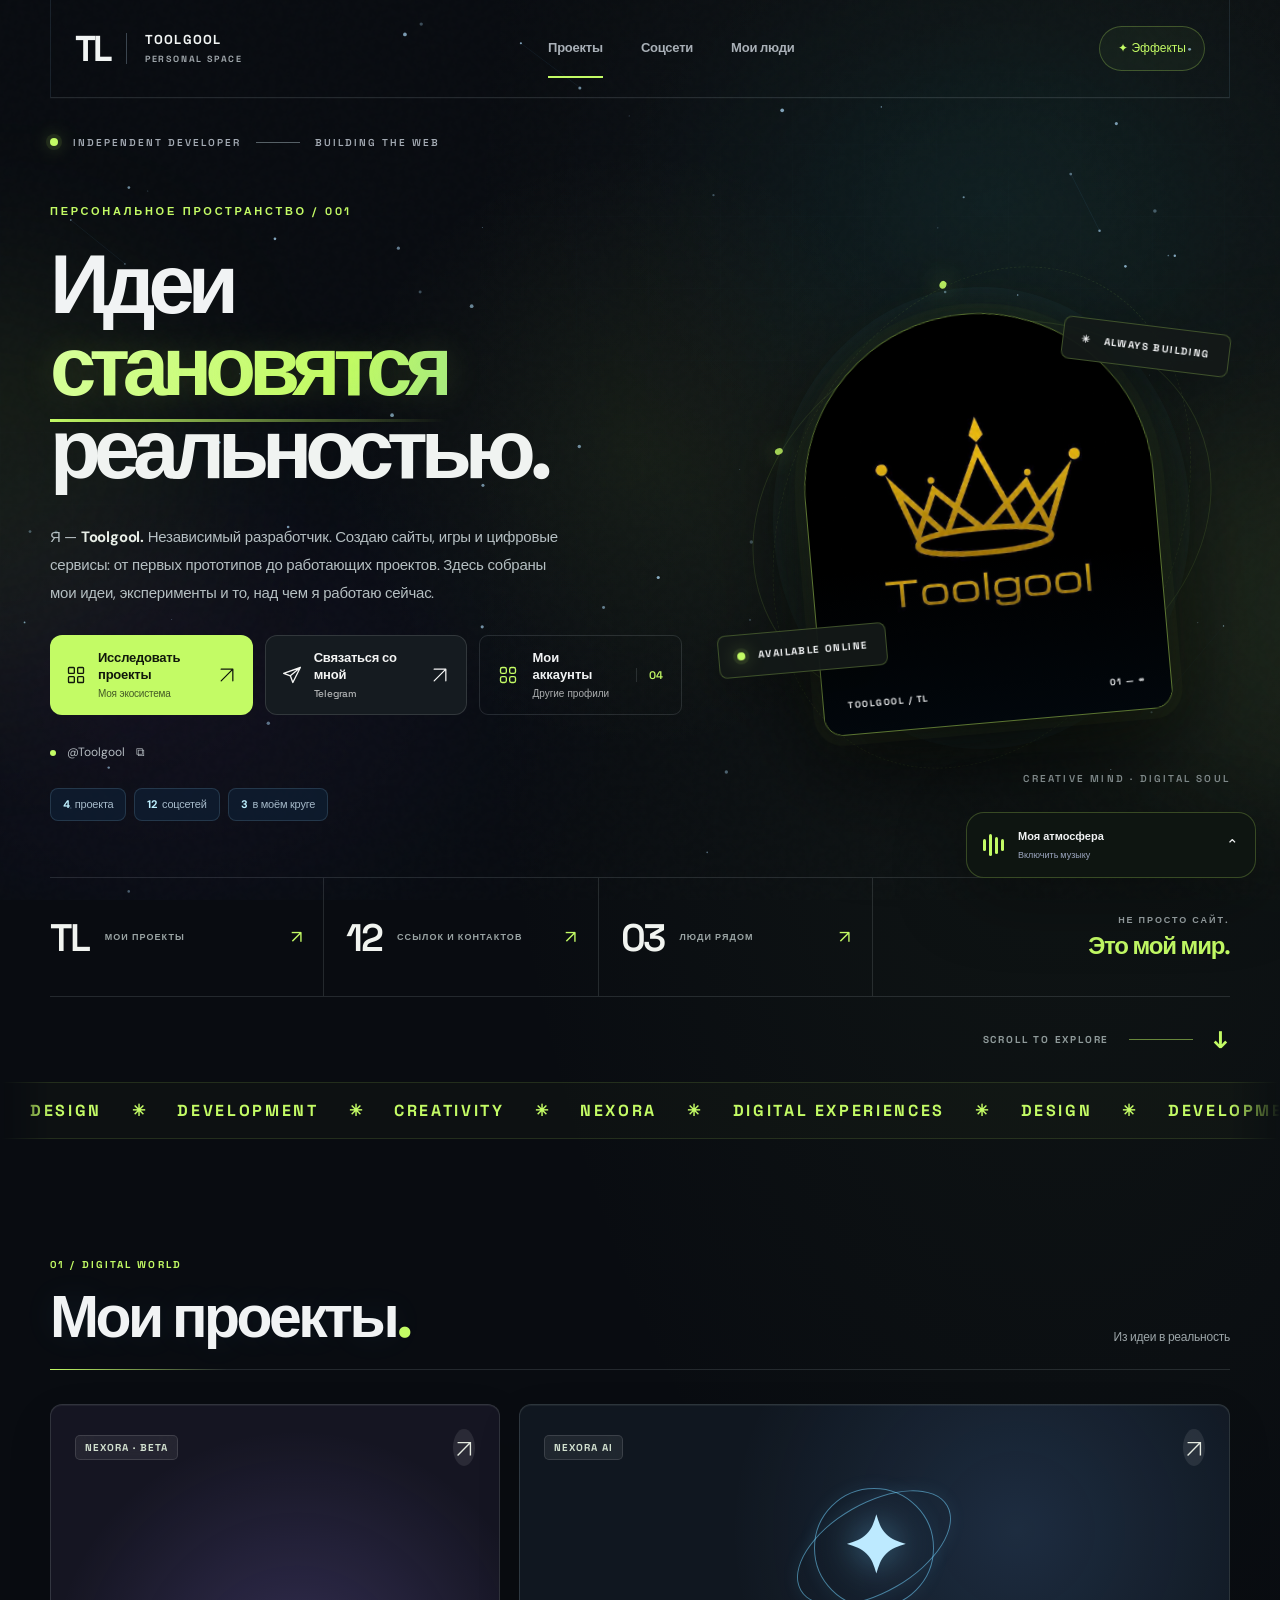
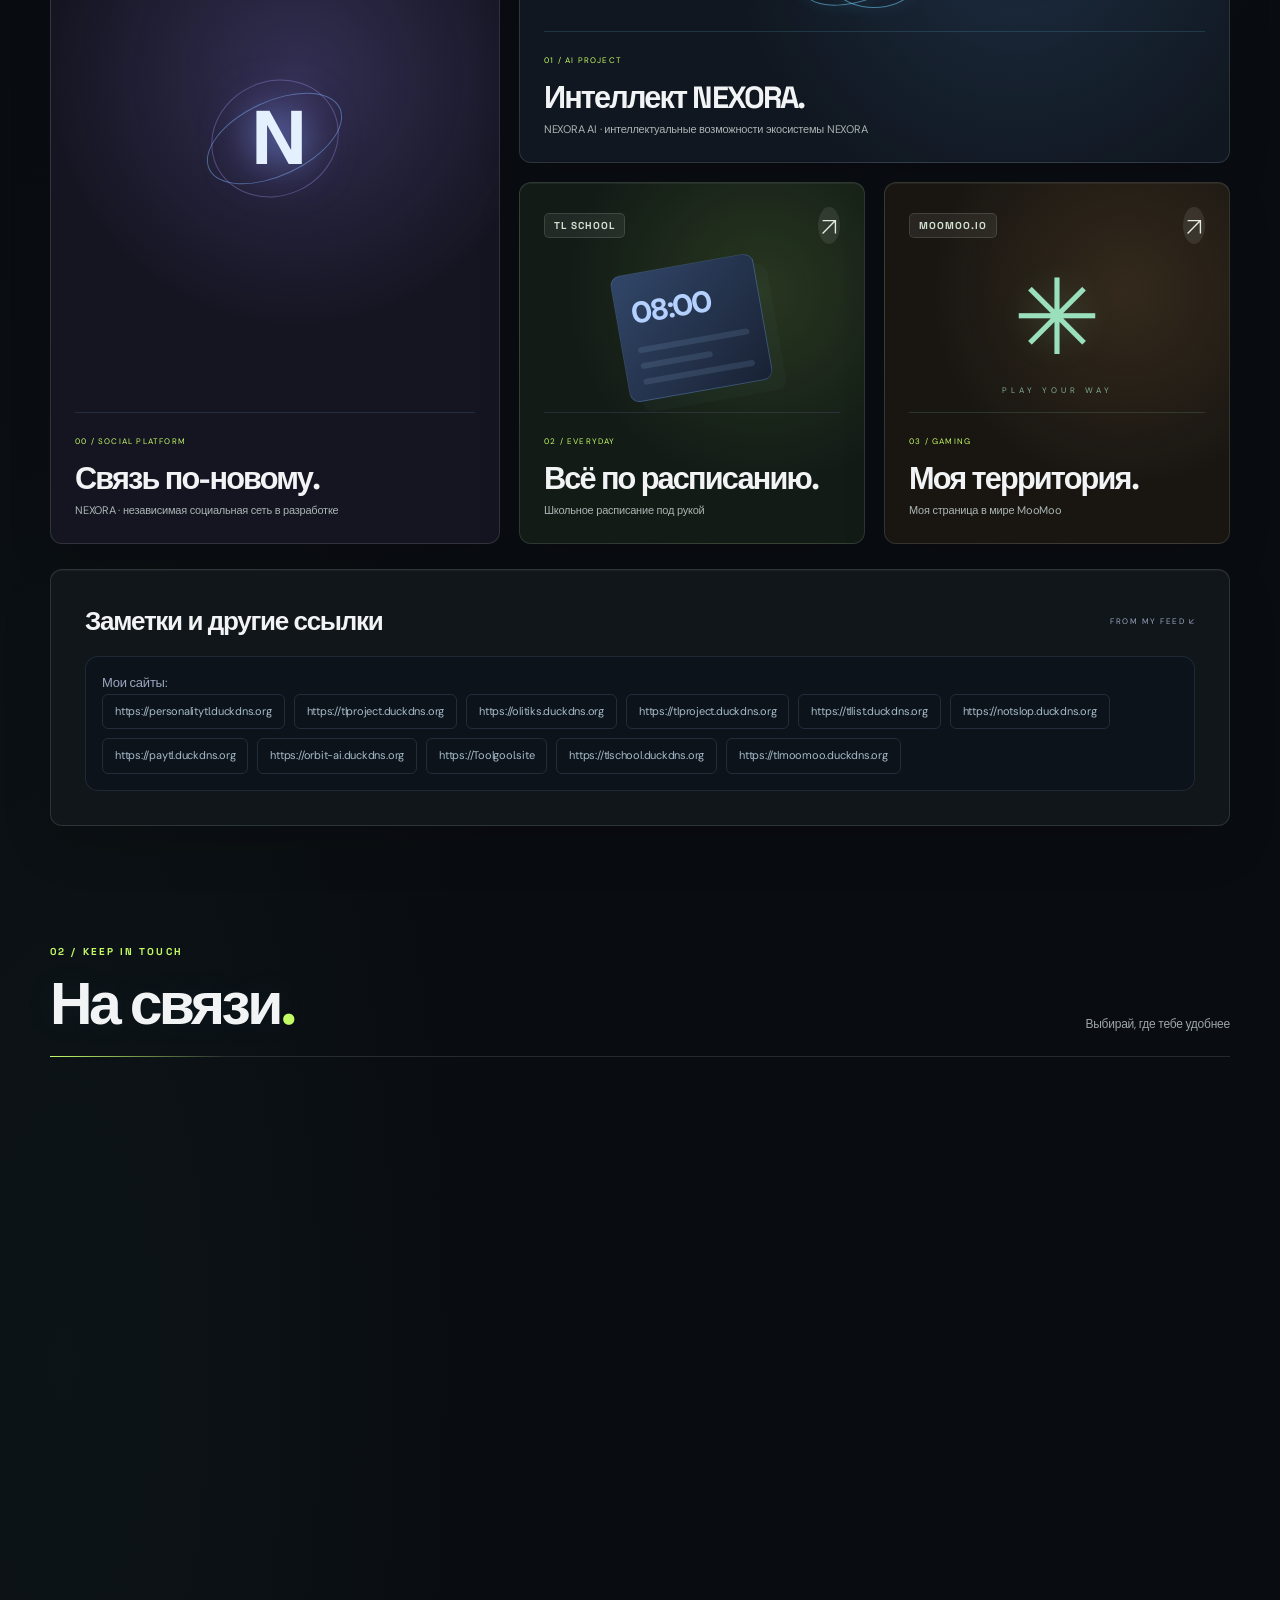
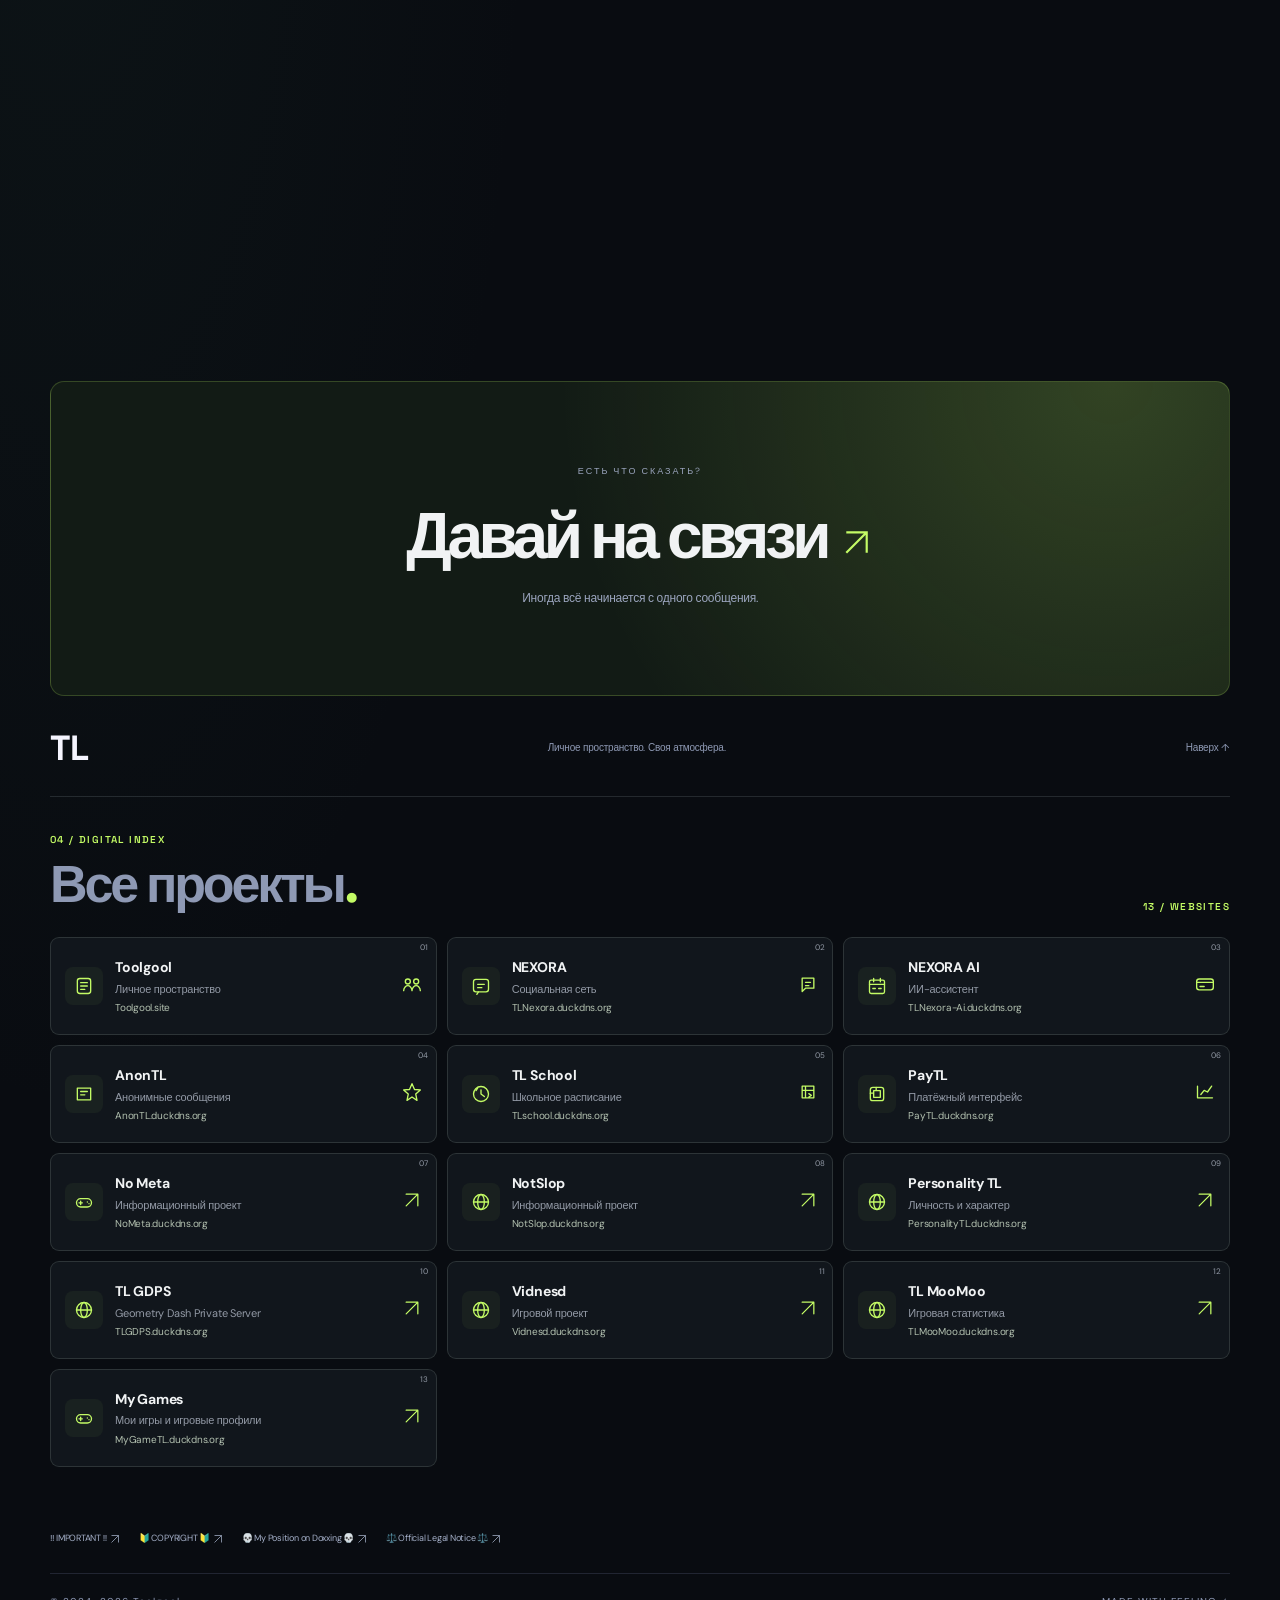
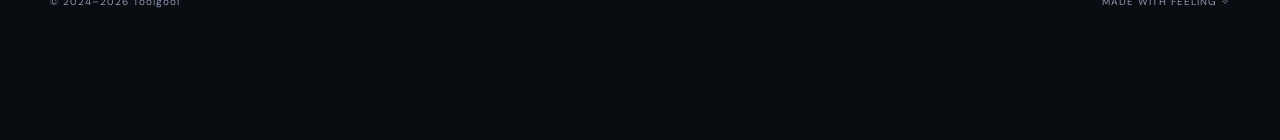
<file: index.html>
<!doctype html>
<html lang="ru">
<head>
  <meta charset="utf-8">
  <meta name="viewport" content="width=device-width, initial-scale=1">
  <meta name="theme-color" content="#090d12">
  <meta name="description" content="Toolgool (TL) — портфолио независимого веб-разработчика из Бишкека. Сайты, веб-приложения, интерфейсы, браузерные игры и собственные проекты.">

  <meta property="og:title" content="Toolgool | Веб-разработчик в Бишкеке — портфолио">
  <meta property="og:description" content="Toolgool: NEXORA, NEXORA AI, TL School и другие проекты.">
  <meta property="og:type" content="website">
  <meta property="og:image" content="https://toolgool.site/images/icon.jpg">

  <title>Toolgool | Веб-разработчик в Бишкеке — портфолио</title>
  <link rel="canonical" href="https://toolgool.site/">
  <link rel="icon" href="/images/icon.jpg" type="image/png">
  <meta property="og:url" content="https://toolgool.site/">
  <meta property="og:locale" content="ru_RU">
  <meta name="robots" content="index, follow">
  <script type="application/ld+json">{"@context":"https://schema.org","@type":"ProfilePage","url":"https://toolgool.site/","name":"Toolgool | Веб-разработчик в Бишкеке — портфолио","mainEntity":{"@type":"Person","name":"Toolgool","alternateName":"TL","url":"https://toolgool.site/","jobTitle":"Веб-разработчик","sameAs":["https://github.com/toolgool2021-coder"]}}</script>

  <link rel="preconnect" href="https://fonts.googleapis.com"><link rel="preconnect" href="https://fonts.gstatic.com" crossorigin><link href="https://fonts.googleapis.com/css2?family=DM+Sans:wght@400;500;600;700&family=Space+Grotesk:wght@400;500;600;700&display=swap" rel="stylesheet">
  <link rel="stylesheet" href="style.css?v=4">
<link rel="stylesheet" href="effects.css?v=1">
<link rel="stylesheet" href="premium.css?v=1">
<link rel="stylesheet" href="rebuild.css?v=1">
<link rel="stylesheet" href="motion-v2.css?v=1">
<link rel="stylesheet" href="site-refinement.css?v=2">

<script src="data.js?v=3" defer></script>
<script src="script.js?v=4" defer></script>
<script src="effects.js?v=1" defer></script>
<script src="premium.js?v=1" defer></script>
<script src="rebuild.js?v=1" defer></script>
<script src="motion-v2.js?v=1" defer></script>
<script src="site-refinement.js?v=1" defer></script>
<style>
.tl-hero #tlAccountsOpen{gap:14px;margin:0;padding:14px 18px;border-radius:9px;min-height:56px;background:transparent;border:1px solid var(--tl-line);color:#f1f3f4;position:relative;overflow:hidden}
.tl-hero #tlAccountsOpen:hover{border-color:var(--tl-acid);background:#c3fb6509}
#tlAccountsOpen .tl-count{font:600 11px "Space Grotesk",sans-serif;color:var(--tl-acid);border-left:1px solid var(--tl-line);padding-left:12px}
#tlAccountsOpen svg{color:var(--tl-acid);transition:rotate .4s}
#tlAccountsOpen:hover svg{rotate:90deg}
#tlAccounts{box-sizing:border-box;width:min(520px,calc(100% - 28px));max-height:85dvh;overflow:auto;padding:clamp(18px,5vw,36px);border:1px solid var(--tl-line);border-radius:12px;background:#11161c;color:#f1f3f4;margin:auto;box-shadow:0 30px 100px #0009;transform:none}
#tlAccounts::backdrop{background:#090c11b8;backdrop-filter:blur(10px)}
#tlAccounts[open]{animation:tlDirectoryIn .48s cubic-bezier(.16,1,.3,1) both}
#tlAccounts[open]::backdrop{animation:tlDirectoryFade .35s both}
#tlAccounts.tl-exit{animation:tlDirectoryOut .23s ease both}
#tlAccounts.tl-exit::backdrop{animation:tlDirectoryFade .23s reverse both}
@keyframes tlDirectoryFade{from{opacity:0}to{opacity:1}}
@keyframes tlDirectoryIn{from{opacity:0;transform:translateY(24px) scale(.97);clip-path:inset(0 0 18% 0)}to{opacity:1;transform:none;clip-path:inset(0)}}
@keyframes tlDirectoryOut{to{opacity:0;transform:translateY(16px) scale(.98)}}
#tlAccounts .tl-eyebrow{font:700 10px "Space Grotesk",sans-serif;letter-spacing:.2em;color:var(--tl-acid);margin-bottom:15px}
#tlAccounts h2{font:700 clamp(30px,7vw,48px)/1.05 "Space Grotesk",sans-serif;letter-spacing:-.075em;margin:0 40px 12px 0}
#tlAccounts h2 span{color:var(--tl-acid)!important}
#tlAccounts p{color:var(--tl-muted);font-size:13px;margin:0 0 24px}
#tlAccounts .tl-account{display:grid;grid-template-columns:28px 38px minmax(0,1fr) 20px;align-items:center;gap:12px;padding:18px 8px;border-top:1px solid var(--tl-line);color:inherit;text-decoration:none;position:relative;transition:background .25s,padding .25s;animation:tlDirectoryRow .55s cubic-bezier(.16,1,.3,1) both;animation-delay:calc(var(--i)*65ms + 60ms)}
@keyframes tlDirectoryRow{from{opacity:0;translate:0 15px}to{opacity:1;translate:0 0}}
#tlAccounts .tl-account:hover,#tlAccounts .tl-account:focus-visible{background:#c3fb6509;padding-left:13px}
#tlAccounts .tl-index{font:600 11px "Space Grotesk",sans-serif;color:var(--tl-muted)}
#tlAccounts .tl-account img{width:38px;height:38px;border-radius:8px;filter:grayscale(1);transition:filter .25s}
#tlAccounts .tl-account:hover img{filter:none}
#tlAccounts .tl-account strong{font-size:15px;font-weight:700}
#tlAccounts .tl-account small{display:block;color:var(--tl-muted);font-size:12px}
#tlAccounts .tl-account svg{color:var(--tl-acid);transition:transform .25s}
#tlAccounts .tl-account:hover svg{transform:translate(3px,-3px)}
#tlAccounts .tl-account-close{position:absolute;right:20px;top:20px;background:transparent;color:#f1f3f4;border:1px solid var(--tl-line);border-radius:8px;width:36px;height:36px;display:grid;place-items:center;cursor:pointer}
#tlAccounts .tl-account-close:hover{color:var(--tl-acid);border-color:var(--tl-acid)}
#tlAccounts .tl-account-footer{display:flex;justify-content:space-between;border-top:1px solid var(--tl-line);padding-top:20px;color:var(--tl-muted);font:600 10px "Space Grotesk",sans-serif;letter-spacing:.12em}
html.no-effects #tlAccounts,html.no-effects #tlAccounts::backdrop,html.no-effects #tlAccounts .tl-account{animation:none!important}
@media(prefers-reduced-motion:reduce){#tlAccounts,#tlAccounts::backdrop,#tlAccounts .tl-account{animation:none!important}#tlAccounts *{transition:none!important}}

.tl-hero .hero-actions .button{gap:12px;padding:14px 16px;min-height:66px;justify-content:flex-start;flex:1 1 175px;text-align:left}
.tl-hero .hero-actions .button>svg{flex:none}
.tl-hero .hero-actions .button>span:not(.tl-count){flex:1;line-height:1.25;white-space:normal}
.tl-hero .hero-actions .button small{display:block;font-size:10px;font-weight:500;opacity:.7;margin-top:5px}
.tl-hero .hero-actions .button.secondary{background:#151b20;border-color:#ffffff20}
.tl-hero .hero-actions .button.secondary:hover{background:#c3fb6510;border-color:var(--tl-acid)}
.tl-domain-directory{padding:36px 0;border-top:1px solid var(--tl-line);margin-top:30px}
.tl-domain-head{display:flex;justify-content:space-between;align-items:end;gap:12px;margin-bottom:24px}
.tl-domain-head .eyebrow,.tl-domain-total{color:var(--tl-acid);font:600 10px "Space Grotesk",sans-serif;letter-spacing:.14em}
.tl-domain-head h2{font:700 clamp(32px,5vw,52px)/1.1 "Space Grotesk",sans-serif;letter-spacing:-.06em}
.tl-domain-grid{display:grid;grid-template-columns:repeat(3,minmax(0,1fr));gap:10px}
.tl-domain-card{position:relative;display:flex;align-items:center;gap:12px;padding:18px 14px;border:1px solid var(--tl-line);border-radius:9px;background:#11161c;overflow:hidden;transition:background .3s,border-color .3s,translate .3s}
.tl-domain-card:hover{background:#19221c;border-color:#c3fb6570;translate:0 -3px}
.tl-domain-icon{display:grid;place-items:center;flex:none;width:38px;height:38px;border-radius:8px;background:#c3fb650c;color:var(--tl-acid)}
.tl-domain-copy{min-width:0;flex:1;display:grid;gap:2px}
.tl-domain-copy strong{font-size:14px;color:#f1f3f4}
.tl-domain-copy small{font-size:11px;color:var(--tl-muted)}
.tl-domain-url{font-size:10px;color:#b3c1b0;overflow-wrap:anywhere}
.tl-domain-arrow{color:var(--tl-acid);transition:transform .3s;flex:none}
.tl-domain-card:hover .tl-domain-arrow{transform:translate(2px,-3px)}
.tl-domain-index{position:absolute;right:8px;top:3px;color:var(--tl-muted);font-size:8px}
@media(max-width:1000px){.tl-domain-grid{grid-template-columns:repeat(2,minmax(0,1fr))}}
@media(max-width:560px){.tl-domain-grid{grid-template-columns:1fr}.tl-hero .hero-actions .button{flex-basis:100%}}
@media(prefers-reduced-motion:reduce){.tl-domain-card,.tl-domain-arrow{transition:none}}
</style>
</head>

<body>
  <a class="skip-link" href="#main">Перейти к содержимому</a>

  <svg
    xmlns="http://www.w3.org/2000/svg"
    width="0"
    height="0"
    aria-hidden="true"
    style="position:absolute;pointer-events:none"
  >
    <symbol id="icon-arrow" viewBox="0 0 24 24">
      <path
        d="M5 19 19 5M5 5h14v14"
        fill="none"
        stroke="currentColor"
        stroke-width="1.5"
      />
    </symbol>
  </svg>

  <canvas id="snowCanvas" aria-hidden="true"></canvas>
  <div class="ambient" aria-hidden="true"></div>

  <header class="header wrap">
    <a href="#" class="brand" aria-label="Toolgool, на главную">
      TL
      <span>
        TOOLGOOL
        <small>PERSONAL SPACE</small>
      </span>
    </a>

    <nav aria-label="Главная навигация">
      <a href="#projects">Проекты</a>
      <a href="#socials">Соцсети</a>
      <a href="#people">Мои люди</a>
    </nav>

    <button
      id="effects"
      class="effects"
      aria-label="Включить или отключить эффекты"
      aria-pressed="true"
    >
      ✦ <span>Эффекты</span>
    </button>
  </header>

  <main id="main" class="wrap">
    <section class="hero tl-hero" aria-labelledby="hero-title">
      <div class="tl-hero-kicker"><span class="tl-live-dot"></span> INDEPENDENT DEVELOPER <span class="tl-kicker-line"></span> BUILDING THE WEB</div>
      <div class="tl-hero-stage">
        <div class="hero-copy">
          <div class="tl-hero-overline">ПЕРСОНАЛЬНОЕ ПРОСТРАНСТВО / 001</div>
          <h1 id="hero-title">Идеи<br><em>становятся</em> <span>реальностью.</span></h1>
          <p class="hero-description">Я — <strong>Toolgool.</strong> Независимый разработчик. Создаю сайты, игры и цифровые сервисы: от первых прототипов до работающих проектов. Здесь собраны мои идеи, эксперименты и то, над чем я работаю сейчас.</p>
          <div class="hero-actions">
            <a class="button primary" href="#projects"><svg width="20" height="20" viewBox="0 0 24 24" fill="none" stroke="currentColor" stroke-width="1.6" stroke-linecap="round" stroke-linejoin="round" aria-hidden="true"><rect x="3" y="3" width="7" height="7" rx="1"/><rect x="14" y="3" width="7" height="7" rx="1"/><rect x="3" y="14" width="7" height="7" rx="1"/><rect x="14" y="14" width="7" height="7" rx="1"/></svg><span>Исследовать проекты<small>Моя экосистема</small></span><svg width="20" height="20" viewBox="0 0 24 24" fill="none" stroke="currentColor" stroke-width="1.6" stroke-linecap="round" stroke-linejoin="round" aria-hidden="true"><use href="#icon-arrow"/></svg></a>
            <a class="button secondary" href="https://t.me/Toolgool" target="_blank" rel="noopener noreferrer"><svg width="20" height="20" viewBox="0 0 24 24" fill="none" stroke="currentColor" stroke-width="1.6" stroke-linecap="round" stroke-linejoin="round" aria-hidden="true"><path d="M22 3 2 10l8 3 3 8 9-18ZM10 13l12-10"/></svg><span>Связаться со мной<small>Telegram</small></span><svg width="20" height="20" viewBox="0 0 24 24" fill="none" stroke="currentColor" stroke-width="1.6" stroke-linecap="round" stroke-linejoin="round" aria-hidden="true"><use href="#icon-arrow"/></svg></a>
            <button type="button" class="button secondary" id="tlAccountsOpen" aria-haspopup="dialog" onclick="document.getElementById('tlAccounts').showModal()"><svg width="20" height="20" viewBox="0 0 24 24" fill="none" stroke="currentColor" stroke-width="1.6" aria-hidden="true"><rect x="3" y="3" width="7" height="7" rx="2"/><rect x="14" y="3" width="7" height="7" rx="2"/><rect x="3" y="14" width="7" height="7" rx="2"/><rect x="14" y="14" width="7" height="7" rx="2"/></svg> <span>Мои аккаунты<small>Другие профили</small></span><span class="tl-count">04</span></button>
          </div>
          <button class="handle" id="copyHandle" aria-label="Скопировать ник @Toolgool"><span class="tl-handle-dot"></span> @Toolgool <span aria-hidden="true">⧉</span></button>
        </div>
        <div class="hero-art">
          <div class="tl-art-halo" aria-hidden="true"></div>
          <div class="tl-art-ring tl-art-ring-a" aria-hidden="true"></div>
          <div class="tl-art-ring tl-art-ring-b" aria-hidden="true"></div>
          <div class="portrait"><img src="images/icon.jpg" alt="Аватар Toolgool" width="400" height="400" fetchpriority="high"><div class="portrait-caption"><span>TOOLGOOL / TL</span><span>01 — ∞</span></div></div>
          <div class="tl-art-chip tl-chip-top">✳ &nbsp; ALWAYS BUILDING</div>
          <div class="tl-art-chip tl-chip-bottom"><span class="tl-live-dot"></span> AVAILABLE ONLINE</div>
          <div class="tl-art-coordinate">CREATIVE MIND · DIGITAL SOUL</div>
        </div>
      </div>
      <div class="tl-hero-metrics" aria-label="Разделы сайта">
        <a href="#projects"><strong>TL</strong><span>МОИ ПРОЕКТЫ</span><b>↗</b></a>
        <a href="#socials"><strong>12</strong><span>ССЫЛОК И КОНТАКТОВ</span><b>↗</b></a>
        <a href="#people"><strong>03</strong><span>ЛЮДИ РЯДОМ</span><b>↗</b></a>
        <div class="tl-metric-signature"><span>НЕ ПРОСТО САЙТ.</span><strong>Это мой мир.</strong></div>
      </div>
      <div class="tl-hero-bottom"><span>SCROLL TO EXPLORE</span><span class="tl-scroll-line"></span><a href="#projects" aria-label="Прокрутить к проектам">↓</a></div>
    </section>

    <div class="tl-ticker" aria-hidden="true"><div class="tl-ticker-track">DESIGN <span>✳</span> DEVELOPMENT <span>✳</span> CREATIVITY <span>✳</span> NEXORA <span>✳</span> DIGITAL EXPERIENCES <span>✳</span> DESIGN <span>✳</span> DEVELOPMENT <span>✳</span> CREATIVITY <span>✳</span> NEXORA <span>✳</span> DIGITAL EXPERIENCES <span>✳</span></div></div>

    <section class="section" id="projects">
      <div class="section-heading">
        <div>
          <div class="eyebrow">01 / DIGITAL WORLD</div>
          <h2>Мои проекты<span>.</span></h2>
        </div>

        <span class="section-note">Из идеи в реальность</span>
      </div>

      <div class="project-grid">
        <a class="project project-nexora" href="https://TLNexora.duckdns.org/" target="_blank" rel="noopener noreferrer" aria-label="Открыть социальную сеть NEXORA">
          <div class="project-top"><span class="pill">NEXORA · BETA</span><span class="arrow"><svg class="external-icon" width="16" height="16" aria-hidden="true"><use href="#icon-arrow"></use></svg></span></div>
          <div class="nexora-illustration" aria-hidden="true"><span class="nexora-symbol">N</span><span class="nexora-ring"></span><span class="nexora-ring second"></span></div>
          <div class="project-copy"><small>00 / SOCIAL PLATFORM</small><h3>Связь по-новому.</h3><p>NEXORA · независимая социальная сеть в разработке</p></div>
        </a>
        <a
          class="project project-featured"
          href="https://TLNexora-Ai.duckdns.org/"
          target="_blank"
          rel="noopener noreferrer"
        >
          <div class="project-top">
            <span class="pill">NEXORA AI</span>
            <span class="arrow">
              <svg class="external-icon" width="16" height="16" aria-hidden="true">
                <use href="#icon-arrow"></use>
              </svg>
            </span>
          </div>

          <div class="orbit-illustration" aria-hidden="true">
            <div></div>
            <i></i>
            <b>✦</b>
          </div>

          <div class="project-copy">
            <small>01 / AI PROJECT</small>
            <h3>Интеллект NEXORA.</h3>
            <p>NEXORA AI · интеллектуальные возможности экосистемы NEXORA</p>
          </div>
        </a>

        <a
          class="project project-school"
          href="https://TLschool.duckdns.org"
          target="_blank"
          rel="noopener noreferrer"
        >
          <div class="project-top">
            <span class="pill">TL SCHOOL</span>
            <span class="arrow">
              <svg class="external-icon" width="16" height="16" aria-hidden="true">
                <use href="#icon-arrow"></use>
              </svg>
            </span>
          </div>

          <div class="school-illustration" aria-hidden="true">
            <span>08:00</span>
            <i></i>
            <i></i>
            <i></i>
          </div>

          <div class="project-copy">
            <small>02 / EVERYDAY</small>
            <h3>Всё по расписанию.</h3>
            <p>Школьное расписание под рукой</p>
          </div>
        </a>

        <a
          class="project project-game"
          href="https://TLMooMoo.duckdns.org"
          target="_blank"
          rel="noopener noreferrer"
        >
          <div class="project-top">
            <span class="pill">MOOMOO.IO</span>
            <span class="arrow">
              <svg class="external-icon" width="16" height="16" aria-hidden="true">
                <use href="#icon-arrow"></use>
              </svg>
            </span>
          </div>

          <div class="game-illustration" aria-hidden="true">
            ✳
            <span>PLAY YOUR WAY</span>
          </div>

          <div class="project-copy">
            <small>03 / GAMING</small>
            <h3>Моя территория.</h3>
            <p>Моя страница в мире MooMoo</p>
          </div>
        </a>
      </div>

      <div class="posts-panel">
        <div class="posts-heading">
          <h3>Заметки и другие ссылки</h3>
          <span>FROM MY FEED ↙</span>
        </div>

        <div id="postsContainer" aria-live="polite">
          <p>Загружаем записи…</p>
        </div>

        <button id="retryPosts" hidden class="button secondary">
          Попробовать снова
        </button>
      </div>
    </section>

    <section class="section" id="socials">
      <div class="section-heading">
        <div>
          <div class="eyebrow">02 / KEEP IN TOUCH</div>
          <h2>На связи<span>.</span></h2>
        </div>

        <span class="section-note">Выбирай, где тебе удобнее</span>
      </div>

      <div class="social-grid">
        <a class="social-card" href="https://t.me/Toolgool" target="_blank" rel="noopener noreferrer">
          <img src="./images/Telegram.jpg" alt="" width="36" height="36" loading="lazy">
          <span>Telegram</span>
          <span aria-hidden="true">
            <svg class="external-icon" width="16" height="16"><use href="#icon-arrow"></use></svg>
          </span>
        </a>

        <a class="social-card" href="https://www.tiktok.com/@Toolgool2023" target="_blank" rel="noopener noreferrer">
          <img src="./images/Tiktok.jpg" alt="" width="36" height="36" loading="lazy">
          <span>TikTok</span>
          <span aria-hidden="true">
            <svg class="external-icon" width="16" height="16"><use href="#icon-arrow"></use></svg>
          </span>
        </a>

        <a class="social-card" href="https://www.instagram.com/Toolgool2023" target="_blank" rel="noopener noreferrer">
          <img src="./images/Instagram.jpg" alt="" width="36" height="36" loading="lazy">
          <span>Instagram</span>
          <span aria-hidden="true">
            <svg class="external-icon" width="16" height="16"><use href="#icon-arrow"></use></svg>
          </span>
        </a>

        <a class="social-card" href="https://www.youtube.com/@Toolgool2023" target="_blank" rel="noopener noreferrer">
          <img src="./images/YouTube.jpg" alt="" width="36" height="36" loading="lazy">
          <span>YouTube</span>
          <span aria-hidden="true">
            <svg class="external-icon" width="16" height="16"><use href="#icon-arrow"></use></svg>
          </span>
        </a>

        <a class="social-card" href="https://vk.com/Toolgool" target="_blank" rel="noopener noreferrer">
          <img src="./images/VK.jpg" alt="" width="36" height="36" loading="lazy">
          <span>VK</span>
          <span aria-hidden="true">
            <svg class="external-icon" width="16" height="16"><use href="#icon-arrow"></use></svg>
          </span>
        </a>

        <a class="social-card" href="https://discord.com/users/Toolgool2023" target="_blank" rel="noopener noreferrer">
          <img src="./images/Discord.jpg" alt="" width="36" height="36" loading="lazy">
          <span>Discord</span>
          <span aria-hidden="true">
            <svg class="external-icon" width="16" height="16"><use href="#icon-arrow"></use></svg>
          </span>
        </a>

        <a class="social-card" href="https://www.twitch.tv/Toolgool2023" target="_blank" rel="noopener noreferrer">
          <img src="./images/Twitch.jpg" alt="" width="36" height="36" loading="lazy">
          <span>Twitch</span>
          <span aria-hidden="true">
            <svg class="external-icon" width="16" height="16"><use href="#icon-arrow"></use></svg>
          </span>
        </a>

        <a class="social-card" href="https://x.com/Toolgool2023" target="_blank" rel="noopener noreferrer">
          <img src="./images/X.jpg" alt="" width="36" height="36" loading="lazy">
          <span>X</span>
          <span aria-hidden="true">
            <svg class="external-icon" width="16" height="16"><use href="#icon-arrow"></use></svg>
          </span>
        </a>

        <a class="social-card" href="https://www.facebook.com/Toolgool2023" target="_blank" rel="noopener noreferrer">
          <img src="./images/Facebook.jpg" alt="" width="36" height="36" loading="lazy">
          <span>Facebook</span>
          <span aria-hidden="true">
            <svg class="external-icon" width="16" height="16"><use href="#icon-arrow"></use></svg>
          </span>
        </a>

        <a class="social-card" href="https://www.snapchat.com/add/Toolgool2023" target="_blank" rel="noopener noreferrer">
          <img src="./images/Snapchat.jpg" alt="" width="36" height="36" loading="lazy">
          <span>Snapchat</span>
          <span aria-hidden="true">
            <svg class="external-icon" width="16" height="16"><use href="#icon-arrow"></use></svg>
          </span>
        </a>

        <a class="social-card" href="https://github.com/toolgool2021-coder" target="_blank" rel="noopener noreferrer">
          <img src="./images/GitHub.jpg" alt="" width="36" height="36" loading="lazy">
          <span>GitHub</span>
          <span aria-hidden="true">
            <svg class="external-icon" width="16" height="16"><use href="#icon-arrow"></use></svg>
          </span>
        </a>

        <a class="social-card" href="mailto:Toolgool2021@gmail.com">
          <img src="./images/Gmail.jpg" alt="" width="36" height="36" loading="lazy">
          <span>Gmail</span>
          <span aria-hidden="true">
            <svg class="external-icon" width="16" height="16"><use href="#icon-arrow"></use></svg>
          </span>
        </a>
      </div>
    </section>

    <section class="section" id="people">
      <div class="section-heading">
        <div>
          <div class="eyebrow">03 / INNER CIRCLE</div>
          <h2>Мои люди<span>.</span></h2>
        </div>

        <span class="section-note">Те, кто на одной волне ♡</span>
      </div>

      <div class="team-grid" id="teamGrid"></div>

      <noscript>
        Для просмотра карточек друзей и записей включи JavaScript.
        Соцсети и проекты доступны по ссылкам выше.
      </noscript>
    </section>

    <section class="closing">
      <span>ЕСТЬ ЧТО СКАЗАТЬ?</span>

      <a href="https://t.me/Toolgool" target="_blank" rel="noopener noreferrer">
        Давай на связи
        <span>
          <svg class="external-icon" width="16" height="16" aria-hidden="true">
            <use href="#icon-arrow"></use>
          </svg>
        </span>
      </a>

      <p>Иногда всё начинается с одного сообщения.</p>
    </section>
  </main>

  <footer class="wrap footer">
    <div class="footer-top">
      <a class="brand" href="#">TL</a>
      <span>Личное пространство. Своя атмосфера.</span>
      <a href="#">Наверх ↑</a>
    </div>

    <section class="tl-domain-directory" aria-labelledby="tlDomainTitle"><div class="tl-domain-head"><div><div class="eyebrow">04 / DIGITAL INDEX</div><h2 id="tlDomainTitle">Все проекты<span>.</span></h2></div><span class="tl-domain-total">13 / WEBSITES</span></div><div class="tl-domain-grid"><a class="tl-domain-card" href="https://Toolgool.site/" target="_blank" rel="noopener noreferrer"><span class="tl-domain-icon"><svg width="20" height="20" viewBox="0 0 24 24" fill="none" stroke="currentColor" stroke-width="1.6" stroke-linecap="round" stroke-linejoin="round" aria-hidden="true"><rect x="4" y="3" width="16" height="18" rx="3"/><path d="M8 8h8M8 12h8M8 16h5"/></svg></span><span class="tl-domain-copy"><strong>Toolgool</strong><small>Личное пространство</small><span class="tl-domain-url">Toolgool.site</span></span><span class="tl-domain-arrow"><svg width="20" height="20" viewBox="0 0 24 24" fill="none" stroke="currentColor" stroke-width="1.6" stroke-linecap="round" stroke-linejoin="round" aria-hidden="true"><circle cx="7" cy="9" r="3"/><circle cx="17" cy="9" r="3"/><path d="M2 20c0-4 3-6 5-6s5 2 5 6M12 20c0-4 3-6 5-6s5 2 5 6"/></svg></span><span class="tl-domain-index">01</span></a><a class="tl-domain-card" href="https://TLNexora.duckdns.org/" target="_blank" rel="noopener noreferrer"><span class="tl-domain-icon"><svg width="20" height="20" viewBox="0 0 24 24" fill="none" stroke="currentColor" stroke-width="1.6" stroke-linecap="round" stroke-linejoin="round" aria-hidden="true"><rect x="3" y="4" width="18" height="15" rx="3"/><path d="M8 10h8M8 14h5M9 19l-2 3"/></svg></span><span class="tl-domain-copy"><strong>NEXORA</strong><small>Социальная сеть</small><span class="tl-domain-url">TLNexora.duckdns.org</span></span><span class="tl-domain-arrow"><svg width="20" height="20" viewBox="0 0 24 24" fill="none" stroke="currentColor" stroke-width="1.6" stroke-linecap="round" stroke-linejoin="round" aria-hidden="true"><path d="M5 5h14v12H9l-4 4V5Z"/><path d="M9 10h6M9 14h4"/></svg></span><span class="tl-domain-index">02</span></a><a class="tl-domain-card" href="https://TLNexora-Ai.duckdns.org/" target="_blank" rel="noopener noreferrer"><span class="tl-domain-icon"><svg width="20" height="20" viewBox="0 0 24 24" fill="none" stroke="currentColor" stroke-width="1.6" stroke-linecap="round" stroke-linejoin="round" aria-hidden="true"><rect x="3" y="5" width="18" height="16" rx="2"/><path d="M3 10h18M8 3v4M16 3v4M7 15h3M14 15h3"/></svg></span><span class="tl-domain-copy"><strong>NEXORA AI</strong><small>ИИ-ассистент</small><span class="tl-domain-url">TLNexora-Ai.duckdns.org</span></span><span class="tl-domain-arrow"><svg width="20" height="20" viewBox="0 0 24 24" fill="none" stroke="currentColor" stroke-width="1.6" stroke-linecap="round" stroke-linejoin="round" aria-hidden="true"><rect x="2" y="6" width="20" height="13" rx="3"/><path d="M2 10h20M6 15h5"/></svg></span><span class="tl-domain-index">03</span></a><a class="tl-domain-card" href="https://AnonTL.duckdns.org/" target="_blank" rel="noopener noreferrer"><span class="tl-domain-icon"><svg width="20" height="20" viewBox="0 0 24 24" fill="none" stroke="currentColor" stroke-width="1.6" stroke-linecap="round" stroke-linejoin="round" aria-hidden="true"><path d="M4 5h16v14H4zM8 9h8M8 13h5"/></svg></span><span class="tl-domain-copy"><strong>AnonTL</strong><small>Анонимные сообщения</small><span class="tl-domain-url">AnonTL.duckdns.org</span></span><span class="tl-domain-arrow"><svg width="20" height="20" viewBox="0 0 24 24" fill="none" stroke="currentColor" stroke-width="1.6" stroke-linecap="round" stroke-linejoin="round" aria-hidden="true"><path d="m12 2 3 7 7 .5-5.5 5 1.5 7.5-6-4-6 4 1.5-7.5L2 9.5 9 9z"/></svg></span><span class="tl-domain-index">04</span></a><a class="tl-domain-card" href="https://TLschool.duckdns.org/" target="_blank" rel="noopener noreferrer"><span class="tl-domain-icon"><svg width="20" height="20" viewBox="0 0 24 24" fill="none" stroke="currentColor" stroke-width="1.6" stroke-linecap="round" stroke-linejoin="round" aria-hidden="true"><circle cx="12" cy="12" r="9"/><path d="M12 7v5l4 3M8 5l-2 3"/></svg></span><span class="tl-domain-copy"><strong>TL School</strong><small>Школьное расписание</small><span class="tl-domain-url">TLschool.duckdns.org</span></span><span class="tl-domain-arrow"><svg width="20" height="20" viewBox="0 0 24 24" fill="none" stroke="currentColor" stroke-width="1.6" stroke-linecap="round" stroke-linejoin="round" aria-hidden="true"><path d="M5 5h14v14H5zM9 5v14M5 10h14M13 14l3 2-3 2"/></svg></span><span class="tl-domain-index">05</span></a><a class="tl-domain-card" href="https://PayTL.duckdns.org/" target="_blank" rel="noopener noreferrer"><span class="tl-domain-icon"><svg width="20" height="20" viewBox="0 0 24 24" fill="none" stroke="currentColor" stroke-width="1.6" stroke-linecap="round" stroke-linejoin="round" aria-hidden="true"><rect x="4" y="4" width="16" height="16" rx="3"/><path d="M8 8h8v8H8zM11 4v4M4 11h4"/></svg></span><span class="tl-domain-copy"><strong>PayTL</strong><small>Платёжный интерфейс</small><span class="tl-domain-url">PayTL.duckdns.org</span></span><span class="tl-domain-arrow"><svg width="20" height="20" viewBox="0 0 24 24" fill="none" stroke="currentColor" stroke-width="1.6" stroke-linecap="round" stroke-linejoin="round" aria-hidden="true"><path d="M3 19V5M3 19h18M7 15l4-5 4 2 5-7"/></svg></span><span class="tl-domain-index">06</span></a><a class="tl-domain-card" href="https://NoMeta.duckdns.org/" target="_blank" rel="noopener noreferrer"><span class="tl-domain-icon"><svg width="20" height="20" viewBox="0 0 24 24" fill="none" stroke="currentColor" stroke-width="1.6" stroke-linecap="round" stroke-linejoin="round" aria-hidden="true"><rect x="3" y="8" width="18" height="10" rx="5"/><path d="M8 11v4m-2-2h4m6-1h.01M18 14h.01"/></svg></span><span class="tl-domain-copy"><strong>No Meta</strong><small>Информационный проект</small><span class="tl-domain-url">NoMeta.duckdns.org</span></span><span class="tl-domain-arrow"><svg width="20" height="20" viewBox="0 0 24 24" fill="none" stroke="currentColor" stroke-width="1.6" stroke-linecap="round" stroke-linejoin="round" aria-hidden="true"><use href="#icon-arrow"/></svg></span><span class="tl-domain-index">07</span></a><a class="tl-domain-card" href="https://NotSlop.duckdns.org/" target="_blank" rel="noopener noreferrer"><span class="tl-domain-icon"><svg width="20" height="20" viewBox="0 0 24 24" fill="none" stroke="currentColor" stroke-width="1.6" stroke-linecap="round" stroke-linejoin="round" aria-hidden="true"><circle cx="12" cy="12" r="9"/><ellipse cx="12" cy="12" rx="4" ry="9"/><path d="M3 12h18"/></svg></span><span class="tl-domain-copy"><strong>NotSlop</strong><small>Информационный проект</small><span class="tl-domain-url">NotSlop.duckdns.org</span></span><span class="tl-domain-arrow"><svg width="20" height="20" viewBox="0 0 24 24" fill="none" stroke="currentColor" stroke-width="1.6" stroke-linecap="round" stroke-linejoin="round" aria-hidden="true"><use href="#icon-arrow"/></svg></span><span class="tl-domain-index">08</span></a><a class="tl-domain-card" href="https://PersonalityTL.duckdns.org/" target="_blank" rel="noopener noreferrer"><span class="tl-domain-icon"><svg width="20" height="20" viewBox="0 0 24 24" fill="none" stroke="currentColor" stroke-width="1.6" stroke-linecap="round" stroke-linejoin="round" aria-hidden="true"><circle cx="12" cy="12" r="9"/><ellipse cx="12" cy="12" rx="4" ry="9"/><path d="M3 12h18"/></svg></span><span class="tl-domain-copy"><strong>Personality TL</strong><small>Личность и характер</small><span class="tl-domain-url">PersonalityTL.duckdns.org</span></span><span class="tl-domain-arrow"><svg width="20" height="20" viewBox="0 0 24 24" fill="none" stroke="currentColor" stroke-width="1.6" stroke-linecap="round" stroke-linejoin="round" aria-hidden="true"><use href="#icon-arrow"/></svg></span><span class="tl-domain-index">09</span></a><a class="tl-domain-card" href="https://TLGDPS.duckdns.org/" target="_blank" rel="noopener noreferrer"><span class="tl-domain-icon"><svg width="20" height="20" viewBox="0 0 24 24" fill="none" stroke="currentColor" stroke-width="1.6" stroke-linecap="round" stroke-linejoin="round" aria-hidden="true"><circle cx="12" cy="12" r="9"/><ellipse cx="12" cy="12" rx="4" ry="9"/><path d="M3 12h18"/></svg></span><span class="tl-domain-copy"><strong>TL GDPS</strong><small>Geometry Dash Private Server</small><span class="tl-domain-url">TLGDPS.duckdns.org</span></span><span class="tl-domain-arrow"><svg width="20" height="20" viewBox="0 0 24 24" fill="none" stroke="currentColor" stroke-width="1.6" stroke-linecap="round" stroke-linejoin="round" aria-hidden="true"><use href="#icon-arrow"/></svg></span><span class="tl-domain-index">10</span></a><a class="tl-domain-card" href="https://Vidnesd.duckdns.org/" target="_blank" rel="noopener noreferrer"><span class="tl-domain-icon"><svg width="20" height="20" viewBox="0 0 24 24" fill="none" stroke="currentColor" stroke-width="1.6" stroke-linecap="round" stroke-linejoin="round" aria-hidden="true"><circle cx="12" cy="12" r="9"/><ellipse cx="12" cy="12" rx="4" ry="9"/><path d="M3 12h18"/></svg></span><span class="tl-domain-copy"><strong>Vidnesd</strong><small>Игровой проект</small><span class="tl-domain-url">Vidnesd.duckdns.org</span></span><span class="tl-domain-arrow"><svg width="20" height="20" viewBox="0 0 24 24" fill="none" stroke="currentColor" stroke-width="1.6" stroke-linecap="round" stroke-linejoin="round" aria-hidden="true"><use href="#icon-arrow"/></svg></span><span class="tl-domain-index">11</span></a><a class="tl-domain-card" href="https://TLMooMoo.duckdns.org/" target="_blank" rel="noopener noreferrer"><span class="tl-domain-icon"><svg width="20" height="20" viewBox="0 0 24 24" fill="none" stroke="currentColor" stroke-width="1.6" stroke-linecap="round" stroke-linejoin="round" aria-hidden="true"><circle cx="12" cy="12" r="9"/><ellipse cx="12" cy="12" rx="4" ry="9"/><path d="M3 12h18"/></svg></span><span class="tl-domain-copy"><strong>TL MooMoo</strong><small>Игровая статистика</small><span class="tl-domain-url">TLMooMoo.duckdns.org</span></span><span class="tl-domain-arrow"><svg width="20" height="20" viewBox="0 0 24 24" fill="none" stroke="currentColor" stroke-width="1.6" stroke-linecap="round" stroke-linejoin="round" aria-hidden="true"><use href="#icon-arrow"/></svg></span><span class="tl-domain-index">12</span></a><a class="tl-domain-card" href="https://MyGameTL.duckdns.org/" target="_blank" rel="noopener noreferrer"><span class="tl-domain-icon"><svg width="20" height="20" viewBox="0 0 24 24" fill="none" stroke="currentColor" stroke-width="1.6" stroke-linecap="round" stroke-linejoin="round" aria-hidden="true"><rect x="3" y="8" width="18" height="10" rx="5"/><path d="M8 11v4m-2-2h4m6-1h.01M18 14h.01"/></svg></span><span class="tl-domain-copy"><strong>My Games</strong><small>Мои игры и игровые профили</small><span class="tl-domain-url">MyGameTL.duckdns.org</span></span><span class="tl-domain-arrow"><svg width="20" height="20" viewBox="0 0 24 24" fill="none" stroke="currentColor" stroke-width="1.6" stroke-linecap="round" stroke-linejoin="round" aria-hidden="true"><use href="#icon-arrow"/></svg></span><span class="tl-domain-index">13</span></a></div></section>
    <div class="legal-links">
      <a
        href="https://telegra.ph/%E4%BA%97-ZAKON-O-KONFIDENCIALNOSTI-I-ZASHCHITE-LICHNOSTI-%E4%BA%97-08-09-2"
        target="_blank"
        rel="noopener noreferrer"
      >
        ‼️ IMPORTANT ‼️
        <svg class="external-icon" width="16" height="16" aria-hidden="true">
          <use href="#icon-arrow"></use>
        </svg>
      </a>

      <a
        href="https://telegra.ph/Avtorskoe-pravo--Zashchita-kontenta-Toolgool2023-07-24"
        target="_blank"
        rel="noopener noreferrer"
      >
        🔰 COPYRIGHT 🔰
        <svg class="external-icon" width="16" height="16" aria-hidden="true">
          <use href="#icon-arrow"></use>
        </svg>
      </a>

      <a
        href="https://telegra.ph/Oficialnaya-poziciya-po-povodu-doksa-02-10"
        target="_blank"
        rel="noopener noreferrer"
      >
        💀 My Position on Doxxing 💀
        <svg class="external-icon" width="16" height="16" aria-hidden="true">
          <use href="#icon-arrow"></use>
        </svg>
      </a>

      <a
        href="https://telegra.ph/%E4%BA%97-OFFICIAL-NOTICE--ANTI-IMPERSONATION--SECURITY-%E4%BA%97-03-06"
        target="_blank"
        rel="noopener noreferrer"
      >
        ⚖️ Official Legal Notice ⚖️
        <svg class="external-icon" width="16" height="16" aria-hidden="true">
          <use href="#icon-arrow"></use>
        </svg>
      </a>
    </div>

    <div class="footer-bottom">
      <span>© 2024–<span id="year">2026</span> Toolgool</span>
      <span>MADE WITH FEELING ✧</span>
    </div>
  </footer>

  <aside class="music-player" aria-label="Музыкальный плеер">
    <button
      id="playerToggleBtn"
      class="player-toggle"
      aria-expanded="false"
      aria-controls="playerBody"
    >
      <span class="equalizer" aria-hidden="true">
        <i></i><i></i><i></i><i></i>
      </span>

      <span>
        Моя атмосфера
        <small id="miniState">Включить музыку</small>
      </span>

      <span id="playerChevron">⌃</span>
    </button>

    <div id="playerBody" hidden>
      <p id="songTitle"></p>

      <div class="music-time">
        <span id="currentTime">0:00</span>
        <span id="duration">0:00</span>
      </div>

      <input
        id="seek"
        type="range"
        min="0"
        max="100"
        step="0.1"
        value="0"
        aria-label="Позиция воспроизведения"
        disabled
      >

      <div class="player-controls">
        <button id="prevBtn" aria-label="Предыдущий трек">⏮</button>

        <button id="playBtn" aria-label="Воспроизвести" aria-pressed="false">
          ▶
        </button>

        <button id="nextBtn" aria-label="Следующий трек">⏭</button>

        <label class="volume">
          Звук
          <input
            id="volume"
            aria-label="Громкость"
            type="range"
            min="0"
            max="1"
            step="0.05"
            value="0.6"
          >
        </label>
      </div>

      <p id="audioStatus" role="status"></p>
    </div>

    <audio id="audioElement" preload="none"></audio>
  </aside>

  <dialog id="profileModal" aria-labelledby="profileName">
    <button class="modal-close" aria-label="Закрыть профиль">×</button>
    <div id="modalBody"></div>
  </dialog>

  <div id="toast" role="status"></div>

  <div id="intro" hidden aria-hidden="true">
    <span>TL</span>
    <small>WELCOME TO MY SPACE</small>
  </div>
<dialog id="tlAccounts" aria-labelledby="tlAccountsTitle" onclick="if(event.target===this){const r=this.getBoundingClientRect();if(event.clientX<r.left||event.clientX>r.right||event.clientY<r.top||event.clientY>r.bottom)tlCloseDirectory()}">
<form method="dialog" onsubmit="event.preventDefault();tlCloseDirectory()"><button class="tl-account-close" aria-label="Закрыть"><svg width="16" height="16" viewBox="0 0 24 24" stroke="currentColor" stroke-width="2" aria-hidden="true"><path d="M6 6l12 12M18 6L6 18"/></svg></button></form>
<div class="tl-eyebrow">TL / Telegram directory</div><h2 id="tlAccountsTitle">Мои аккаунты<span >.</span></h2><p>Выбери профиль для перехода в Telegram.</p>
<a class="tl-account" style="--i:0" href="https://t.me/toolgool2022" target="_blank" rel="noopener noreferrer"><span class="tl-index">01</span><img src="./images/Telegram.jpg" alt=""><span><strong>Toolgool 2022</strong><small>@toolgool2022</small></span><svg width="18" height="18" aria-hidden="true"><use href="#icon-arrow"></use></svg></a>
<a class="tl-account" style="--i:1" href="https://t.me/toolgool2023" target="_blank" rel="noopener noreferrer"><span class="tl-index">02</span><img src="./images/Telegram.jpg" alt=""><span><strong>Toolgool 2023</strong><small>@toolgool2023</small></span><svg width="18" height="18" aria-hidden="true"><use href="#icon-arrow"></use></svg></a>
<a class="tl-account" style="--i:2" href="https://t.me/toolgool2024" target="_blank" rel="noopener noreferrer"><span class="tl-index">03</span><img src="./images/Telegram.jpg" alt=""><span><strong>Toolgool 2024</strong><small>@toolgool2024</small></span><svg width="18" height="18" aria-hidden="true"><use href="#icon-arrow"></use></svg></a>
<a class="tl-account" style="--i:3" href="https://t.me/toolgool2025" target="_blank" rel="noopener noreferrer"><span class="tl-index">04</span><img src="./images/Telegram.jpg" alt=""><span><strong>Toolgool 2025</strong><small>@toolgool2025</small></span><svg width="18" height="18" aria-hidden="true"><use href="#icon-arrow"></use></svg></a>
<div class="tl-account-footer"><span>TOOLGOOL / TL</span><span>04 PROFILES</span></div>
</dialog>
<script>
function tlCloseDirectory(){const d=document.getElementById('tlAccounts');if(!d.open||d.classList.contains('tl-exit'))return;const finish=()=>{d.close();d.classList.remove('tl-exit');document.getElementById('tlAccountsOpen').focus()};if(matchMedia('(prefers-reduced-motion: reduce)').matches||document.documentElement.classList.contains('no-effects')){finish();return}d.classList.add('tl-exit');setTimeout(finish,230)}
document.getElementById('tlAccounts').addEventListener('cancel',e=>{e.preventDefault();tlCloseDirectory()});
</script>
</body>
</html>
</file>
<file: style.css>
@import url('https://fonts.googleapis.com/css2?family=Manrope:wght@400;500;600;700;800&display=swap');

:root {
  color-scheme: dark;
  --bg: #090d12;
  --panel: #10171e;
  --line: #ffffff12;
  --muted: #8e9ba8;
  --text: #eef4fa;
  --blue: #72d4ff;
  --ease: cubic-bezier(.2, .7, .2, 1);
}

* {
  box-sizing: border-box;
}

html {
  scroll-behavior: smooth;
  scroll-padding-top: 32px;
}

body {
  margin: 0;
  background: var(--bg);
  color: var(--text);
  font: 15px/1.6 Manrope, system-ui, sans-serif;
  overflow-x: clip;
}

a {
  color: inherit;
  text-decoration: none;
}

button,
input {
  font: inherit;
}

button {
  color: inherit;
  cursor: pointer;
  border: 0;
}

button,
a,
input {
  -webkit-tap-highlight-color: transparent;
}

button:disabled {
  cursor: default;
}

button:focus-visible,
a:focus-visible,
input:focus-visible {
  outline: 2px solid var(--blue);
  outline-offset: 5px;
}

::selection {
  background: #72d4ff;
  color: #090d12;
}

[hidden] {
  display: none !important;
}

.wrap {
  width: min(1160px, calc(100% - 64px));
  margin: auto;
}

/* HEADER */

.header {
  height: 112px;
  display: flex;
  align-items: center;
  justify-content: space-between;
  gap: 24px;
  border-bottom: 1px solid var(--line);
  position: relative;
  z-index: 2;
}

.brand {
  display: flex;
  gap: 16px;
  align-items: center;
  font-size: 35px;
  font-weight: 800;
  letter-spacing: -4px;
  line-height: 1;
}

.brand > span {
  letter-spacing: 2px;
  font-size: 12px;
  border-left: 1px solid #3b454f;
  padding-left: 18px;
}

.brand small {
  display: block;
  font-size: 8px;
  letter-spacing: 2px;
  color: var(--muted);
  margin-top: 9px;
}

.header nav {
  display: flex;
  gap: 32px;
  font-size: 13px;
  color: #b3bec9;
}

.header nav a:hover {
  color: var(--blue);
}

.effects {
  padding: 11px 16px;
  background: #ffffff06;
  border: 1px solid var(--line);
  border-radius: 24px;
  color: var(--blue);
  font-size: 12px;
}

.effects[aria-pressed="false"] {
  color: var(--muted);
}

/* BACKGROUND */

#snowCanvas,
.ambient {
  position: fixed;
  inset: 0;
  width: 100%;
  height: 100%;
  pointer-events: none;
  z-index: -1;
}

.ambient {
  background:
    radial-gradient(ellipse at 85% 15%, #17374355, transparent 50%),
    radial-gradient(ellipse at 0 75%, #1a253c33, transparent 45%);
}

/* HERO */

.hero {
  min-height: 690px;
  display: grid;
  grid-template-columns: 1.15fr 1fr;
  gap: 40px;
  align-items: center;
  position: relative;
  padding: 65px 0 85px;
}

.eyebrow {
  font-size: 10px;
  font-weight: 700;
  letter-spacing: 2.3px;
  color: var(--muted);
}

.dot {
  display: inline-block;
  width: 6px;
  height: 6px;
  border-radius: 50%;
  background: var(--blue);
  box-shadow: 0 0 15px #72d4ff99;
  margin-right: 9px;
  animation: pulse 3s infinite;
}

.hero h1 {
  font-size: clamp(60px, 6.7vw, 88px);
  line-height: 1.08;
  letter-spacing: -5px;
  margin: 27px 0 24px;
  font-weight: 800;
}

.hero h1 > span {
  background: linear-gradient(110deg, #f6fcff, #72d4ff 75%);
  background-clip: text;
  -webkit-background-clip: text;
  color: transparent;
}

.hero-description {
  font-size: 17px;
  color: var(--muted);
  line-height: 1.8;
}

.hero-actions {
  display: flex;
  gap: 12px;
  margin-top: 32px;
  flex-wrap: wrap;
}

.button {
  display: inline-flex;
  align-items: center;
  justify-content: center;
  gap: 22px;
  padding: 15px 20px;
  border-radius: 8px;
  font-size: 12px;
  font-weight: 700;
  transition: transform .25s, background .25s;
}

.button:hover {
  transform: translateY(-3px);
}

.primary {
  background: var(--blue);
  color: #081219;
  box-shadow: 0 6px 35px #72d4ff15;
}

.secondary {
  background: #ffffff04;
  border: 1px solid #ffffff22;
  color: var(--text);
}

.handle {
  display: flex;
  align-items: center;
  gap: 20px;
  background: none;
  color: var(--muted);
  padding: 18px 0;
  font-size: 12px;
}

.handle:hover {
  color: var(--blue);
}

.hero-art {
  position: relative;
  display: grid;
  place-items: center;
  height: 460px;
  isolation: isolate;
}

.portrait {
  width: 300px;
  height: 370px;
  position: relative;
  border-radius: 160px 160px 24px 24px;
  overflow: hidden;
  transform: rotate(6deg);
  border: 1px solid #72d4ff4d;
  background: #101b28;
  box-shadow: 0 0 95px #62d3ff13;
  animation: float 8s ease-in-out infinite;
}

.portrait::after {
  content: "";
  position: absolute;
  inset: 0;
  background: linear-gradient(transparent 60%, #02080ed9);
}

.portrait img {
  width: 100%;
  height: 100%;
  object-fit: cover;
}

.portrait-caption {
  position: absolute;
  bottom: 23px;
  left: 24px;
  right: 24px;
  display: flex;
  justify-content: space-between;
  font-size: 9px;
  letter-spacing: 2px;
  z-index: 1;
}

.orbit {
  position: absolute;
  width: 420px;
  height: 420px;
  border: 1px solid #72d4ff20;
  border-radius: 50%;
  z-index: -1;
}

.orbit-one {
  transform: rotate(-30deg) scaleY(.65);
  animation: orbit 25s linear infinite;
}

.orbit-two {
  width: 470px;
  height: 470px;
  border-style: dashed;
  transform: rotate(45deg) scaleX(.8);
  animation: orbit 40s linear infinite reverse;
}

.orbit-star {
  position: absolute;
  color: var(--blue);
  font-size: 44px;
  animation: float 6s infinite;
}

.star-one {
  top: 45px;
  right: 32px;
}

.star-two {
  bottom: 72px;
  left: 15px;
  font-size: 29px;
}

.floating-tag {
  position: absolute;
  left: 6px;
  top: 110px;
  display: flex;
  align-items: center;
  gap: 10px;
  background: #12222ce6;
  border: 1px solid #7bd6ff38;
  border-radius: 8px;
  padding: 12px 17px;
  font-size: 11px;
  transform: rotate(-8deg);
  animation: float 7s infinite;
}

.art-coordinate {
  position: absolute;
  bottom: 3px;
  font-size: 9px;
  letter-spacing: 3px;
  color: var(--muted);
}

.hero-bottom {
  position: absolute;
  bottom: 0;
  left: 0;
  right: 0;
  display: flex;
  justify-content: space-between;
  border-bottom: 1px solid var(--line);
  padding: 23px 0;
  color: var(--muted);
  font-size: 9px;
  letter-spacing: 1.5px;
}

/* SECTIONS */

.section {
  padding-top: 82px;
}

.section-heading {
  display: flex;
  justify-content: space-between;
  align-items: end;
  gap: 24px;
  margin-bottom: 30px;
}

h2 {
  font-size: 36px;
  letter-spacing: -1.3px;
  line-height: 1.3;
  margin: 10px 0 0;
}

h2 > span {
  color: var(--blue);
}

.section-note {
  color: var(--muted);
  font-size: 12px;
}

/* PROJECTS */

.project-grid {
  display: grid;
  grid-template-columns: 1.25fr 1fr 1fr;
  gap: 16px;
}

.project {
  min-height: 340px;
  padding: 24px;
  border: 1px solid var(--line);
  border-radius: 14px;
  overflow: hidden;
  position: relative;
  display: flex;
  flex-direction: column;
  justify-content: space-between;
  transition:
    transform .35s var(--ease),
    border-color .35s;
  background: #10171e;
}

.project:hover {
  transform: translateY(-7px);
  border-color: #72d4ff66;
}

.project-featured {
  background:
    radial-gradient(ellipse at 65% 40%, #16465b80, transparent 70%),
    #101a23;
}

.project-school {
  background:
    radial-gradient(ellipse at 75% 30%, #27344f80, transparent 70%),
    #121820;
}

.project-game {
  background:
    radial-gradient(ellipse at 70% 40%, #20493766, transparent 70%),
    #111c1b;
}

.project-top {
  display: flex;
  align-items: center;
  justify-content: space-between;
  z-index: 1;
}

.pill {
  font-size: 9px;
  letter-spacing: 1.5px;
  padding: 5px 9px;
  border: 1px solid #ffffff22;
  border-radius: 5px;
}

.arrow {
  font-size: 23px;
  color: #b3c4d2;
  transition: transform .25s;
}

.project:hover .arrow {
  transform: translate(3px, -3px);
}

.project-copy {
  z-index: 1;
}

.project-copy small {
  color: var(--muted);
  font-size: 8px;
  letter-spacing: 2px;
}

.project h3 {
  font-size: 21px;
  letter-spacing: -.7px;
  margin: 8px 0 3px;
}

.project p {
  font-size: 11px;
  color: var(--muted);
  margin: 0;
}

.orbit-illustration {
  height: 165px;
  position: relative;
  display: grid;
  place-items: center;
}

.orbit-illustration div,
.orbit-illustration i {
  position: absolute;
  width: 170px;
  height: 90px;
  border: 1px solid #72d4ff88;
  border-radius: 50%;
  transform: rotate(-30deg);
  box-shadow: 0 0 18px #72d4ff15;
}

.orbit-illustration i {
  transform: rotate(45deg);
  width: 120px;
  height: 120px;
}

.orbit-illustration b {
  font-size: 78px;
  color: #bdeaff;
  text-shadow: 0 0 35px #72d4ff80;
  animation: rotate 28s linear infinite;
}

.school-illustration {
  width: 145px;
  margin: 20px auto;
  transform: rotate(-10deg);
  padding: 15px;
  background: linear-gradient(135deg, #314668, #192234);
  border: 1px solid #739bce44;
  border-radius: 10px;
  box-shadow: 12px 12px 0 #7e9ac609;
  animation: float 7s infinite;
}

.school-illustration span {
  font-size: 30px;
  letter-spacing: -2px;
  font-weight: 800;
  color: #b3d0ff;
}

.school-illustration i {
  display: block;
  background: #86a9d02a;
  height: 6px;
  border-radius: 3px;
  margin-top: 10px;
}

.school-illustration i:nth-child(3) {
  width: 65%;
}

.game-illustration {
  display: grid;
  place-items: center;
  font-size: 105px;
  line-height: 1.1;
  color: #9be0bd;
  text-shadow: 0 0 30px #8cd9ac33;
}

.game-illustration span {
  font-size: 8px;
  letter-spacing: 4px;
  color: #81ad94;
  margin-top: 10px;
}

/* POSTS */

.posts-panel {
  margin-top: 22px;
  border: 1px solid var(--line);
  border-radius: 12px;
  padding: 25px;
  background: #0e141bdd;
}

.posts-heading {
  display: flex;
  justify-content: space-between;
  gap: 15px;
  align-items: center;
}

.posts-heading h3 {
  margin: 0;
  font-size: 14px;
}

.posts-heading > span {
  font-size: 8px;
  letter-spacing: 1.5px;
  color: var(--muted);
}

#postsContainer {
  margin-top: 18px;
  color: var(--muted);
  font-size: 13px;
}

.post-item {
  white-space: pre-wrap;
  overflow-wrap: anywhere;
  border-top: 1px solid var(--line);
  padding-top: 16px;
  margin-top: 16px;
}

.post-item:first-child {
  border: 0;
  margin-top: 0;
  padding-top: 0;
}

.post-item a {
  color: var(--blue);
  text-decoration: underline;
  text-underline-offset: 4px;
}

.post-image {
  max-width: 100%;
  height: auto;
  border-radius: 8px;
  display: block;
  margin: 12px 0;
}

.post-item code {
  background: #ffffff0b;
  padding: 2px 5px;
  border-radius: 3px;
}

.link-list {
  display: flex;
  flex-wrap: wrap;
  gap: 9px;
}

.link-list a {
  border: 1px solid var(--line);
  border-radius: 6px;
  padding: 8px 12px;
  color: #a6bbc9;
  font-size: 11px;
  transition: .2s;
}

.link-list a:hover {
  color: var(--blue);
  border-color: #72d4ff55;
}

/* SOCIALS */

.social-grid {
  display: grid;
  grid-template-columns: repeat(4, 1fr);
  gap: 12px;
}

.social-card {
  display: flex;
  align-items: center;
  gap: 12px;
  background: #10161ddd;
  border: 1px solid var(--line);
  padding: 17px;
  border-radius: 10px;
  transition:
    background .25s,
    transform .25s,
    border-color .25s;
}

.social-card img {
  border-radius: 10px;
  object-fit: cover;
}

.social-card span:nth-child(2) {
  font-size: 12px;
  font-weight: 600;
}

.social-card span:last-child {
  margin-left: auto;
  color: #627381;
}

.social-card:hover {
  transform: translateY(-3px);
  border-color: #72d4ff44;
  background: #14212c;
}

/* PEOPLE */

.team-grid {
  display: grid;
  grid-template-columns: repeat(3, 1fr);
  gap: 16px;
}

.team-card {
  width: 100%;
  text-align: left;
  padding: 23px;
  background: #10161ddd;
  border: 1px solid var(--line);
  border-radius: 12px;
  display: flex;
  align-items: center;
  gap: 16px;
  transition: transform .25s, border-color .25s;
}

.team-card:hover {
  transform: translateY(-4px);
  border-color: #72d4ff55;
}

.team-avatar {
  width: 54px;
  height: 54px;
  object-fit: cover;
  border-radius: 50%;
  border: 1px solid #ffffff33;
}

.team-card h3 {
  font-size: 13px;
  overflow-wrap: anywhere;
  margin: 0 0 5px;
}

.team-card small {
  font-size: 10px;
  color: var(--muted);
}

.team-card .arrow {
  margin-left: auto;
  font-size: 18px;
}

/* CLOSING */

.closing {
  margin-top: 90px;
  border-top: 1px solid var(--line);
  border-bottom: 1px solid var(--line);
  text-align: center;
  padding: 65px 0;
}

.closing > span {
  font-size: 9px;
  letter-spacing: 2px;
  color: var(--muted);
}

.closing > a {
  display: block;
  font-size: clamp(27px, 4vw, 48px);
  letter-spacing: -2px;
  font-weight: 700;
  margin-top: 14px;
}

.closing > a span {
  color: var(--blue);
}

.closing p {
  color: var(--muted);
  font-size: 12px;
}

/* FOOTER */

.footer {
  padding: 35px 0 130px;
  color: var(--muted);
  font-size: 10px;
}

.footer-top,
.footer-bottom {
  display: flex;
  justify-content: space-between;
  align-items: center;
  gap: 20px;
}

.footer-top .brand {
  color: var(--text);
}

.legal-links {
  display: flex;
  flex-wrap: wrap;
  gap: 18px;
  padding: 28px 0;
  border-bottom: 1px solid var(--line);
  font-size: 9px;
}

.legal-links a:hover {
  color: var(--blue);
}

.footer-bottom {
  margin-top: 20px;
  letter-spacing: 1px;
}

/* MUSIC */

.music-player {
  position: fixed;
  bottom: 22px;
  right: 24px;
  width: 290px;
  max-width: calc(100vw - 32px);
  background: #111b25f5;
  border: 1px solid #5f9dbb44;
  border-radius: 12px;
  box-shadow: 0 10px 40px #0007;
  z-index: 10;
  padding: 0 16px;
}

.player-toggle {
  display: flex;
  width: 100%;
  align-items: center;
  gap: 14px;
  text-align: left;
  background: none;
  padding: 15px 0;
}

.player-toggle > span:nth-child(2) {
  font-size: 11px;
  font-weight: 700;
  flex: 1;
}

.player-toggle small {
  display: block;
  font-size: 9px;
  font-weight: 400;
  color: var(--muted);
  margin-top: 2px;
}

.equalizer {
  display: flex;
  align-items: center;
  gap: 3px;
  height: 26px;
}

.equalizer i {
  height: 12px;
  width: 3px;
  background: var(--blue);
  border-radius: 3px;
}

.equalizer i:nth-child(2) {
  height: 22px;
  animation-delay: -.2s !important;
}

.equalizer i:nth-child(3) {
  height: 17px;
  animation-delay: -.4s !important;
}

.playing .equalizer i {
  animation: equalize 1s ease-in-out infinite alternate;
}

#playerBody {
  padding-bottom: 12px;
  border-top: 1px solid var(--line);
}

#songTitle {
  font-size: 11px;
  overflow-wrap: anywhere;
}

.music-time {
  display: flex;
  justify-content: space-between;
  font-size: 9px;
  color: var(--muted);
}

input[type="range"] {
  accent-color: var(--blue);
  cursor: pointer;
  min-width: 0;
}

#seek {
  width: 100%;
  margin: 5px 0 10px;
}

.player-controls {
  display: flex;
  gap: 9px;
  align-items: center;
}

.player-controls button {
  width: 34px;
  height: 34px;
  border-radius: 50%;
  background: #ffffff09;
  font-size: 12px;
}

#playBtn {
  background: var(--blue);
  color: var(--bg);
}

.volume {
  font-size: 8px;
  color: var(--muted);
  margin-left: auto;
  width: 74px;
}

.volume input {
  width: 100%;
  display: block;
}

.music-player #audioStatus {
  font-size: 10px;
  color: #ffbda7;
  margin: 8px 0 0;
}

.music-player #audioStatus:empty {
  display: none;
}

/* MODAL */

dialog {
  color: var(--text);
  width: min(420px, calc(100vw - 32px));
  padding: 38px 28px;
  background: #111b25;
  border: 1px solid #72d4ff44;
  border-radius: 18px;
  text-align: center;
}

dialog::backdrop {
  background: #02080dda;
  backdrop-filter: blur(8px);
}

.modal-close {
  position: absolute;
  top: 10px;
  right: 13px;
  background: none;
  font-size: 27px;
  width: 36px;
  height: 36px;
}

.profile-avatar {
  width: 110px;
  height: 110px;
  border-radius: 50%;
  object-fit: cover;
  border: 2px solid #72d4ff66;
}

.profile-description {
  font-size: 14px;
  color: var(--muted);
}

#profileName {
  font-size: 24px;
  overflow-wrap: anywhere;
}

/* TOAST AND ACCESSIBILITY */

#toast {
  position: fixed;
  bottom: 100px;
  left: 50%;
  transform: translateX(-50%);
  padding: 10px 20px;
  background: #173345;
  border: 1px solid #72d4ff55;
  border-radius: 9px;
  font-size: 12px;
  z-index: 30;
  opacity: 0;
  pointer-events: none;
  transition: opacity .2s;
}

#toast.visible {
  opacity: 1;
}

.skip-link {
  position: fixed;
  left: 20px;
  top: -100px;
  z-index: 50;
  background: var(--blue);
  color: #081219;
  padding: 12px;
}

.skip-link:focus {
  top: 10px;
}

/* INTRO */

#intro {
  position: fixed;
  inset: 0;
  z-index: 40;
  background: #090d12;
  display: grid;
  place-content: center;
  text-align: center;
  pointer-events: none;
  animation: intro-out .5s 1s forwards;
}

#intro > span {
  font-size: 100px;
  letter-spacing: -12px;
  font-weight: 800;
  color: var(--blue);
  animation: intro-in .8s both;
}

#intro small {
  color: var(--muted);
  font-size: 9px;
  letter-spacing: 4px;
}

.reveal {
  animation: reveal .7s var(--ease) both;
}

.no-effects *,
.no-effects *::before,
.no-effects *::after {
  animation: none !important;
  transition: none !important;
}

.no-effects {
  scroll-behavior: auto;
}

.no-effects #snowCanvas {
  display: none;
}

/* ICONS */

.external-icon {
  display: inline-block;
  vertical-align: middle;
  flex-shrink: 0;
}

.project-top .external-icon {
  width: 22px;
  height: 22px;
}

.closing .external-icon {
  width: 35px;
  height: 35px;
}

.legal-links .external-icon {
  width: 12px;
  height: 12px;
}

/* ANIMATIONS */

@keyframes float {
  50% {
    translate: 0 -10px;
  }
}

@keyframes pulse {
  50% {
    opacity: .5;
    box-shadow: 0 0 25px #72d4ff66;
  }
}

@keyframes rotate {
  to {
    rotate: 360deg;
  }
}

@keyframes orbit {
  to {
    rotate: 360deg;
  }
}

@keyframes equalize {
  to {
    transform: scaleY(.35);
  }
}

@keyframes reveal {
  from {
    opacity: .3;
    transform: translateY(18px);
  }

  to {
    opacity: 1;
    transform: none;
  }
}

@keyframes intro-in {
  from {
    opacity: 0;
    transform: scale(.8);
    filter: blur(8px);
  }

  to {
    opacity: 1;
    transform: scale(1);
    filter: blur(0);
  }
}

@keyframes intro-out {
  to {
    opacity: 0;
    visibility: hidden;
  }
}

/* RESPONSIVE */

@media (min-width: 1500px) {
  .hero {
    min-height: 740px;
  }
}

@media (max-width: 1000px) {
  .hero {
    gap: 0;
  }

  .hero h1 {
    font-size: 70px;
  }

  .hero-art {
    transform: scale(.85);
  }

  .hero-actions {
    gap: 8px;
  }

  .button {
    padding: 14px;
    font-size: 11px;
    gap: 12px;
  }

  .project-grid {
    grid-template-columns: repeat(3, 1fr);
  }

  .project {
    padding: 19px;
  }

  .project h3 {
    font-size: 18px;
  }

  .social-grid {
    grid-template-columns: repeat(3, 1fr);
  }

  .team-card {
    padding: 16px;
    gap: 10px;
  }

  .team-avatar {
    width: 43px;
    height: 43px;
  }

  .team-card h3 {
    font-size: 11px;
  }

  .team-card .arrow {
    display: none;
  }
}

@media (max-width: 700px) {
  .wrap {
    width: calc(100% - 36px);
  }

  .header {
    height: 82px;
    gap: 10px;
  }

  .brand {
    font-size: 29px;
  }

  .brand > span {
    font-size: 10px;
    padding-left: 12px;
  }

  .brand small {
    font-size: 6px;
  }

  .header nav {
    gap: 16px;
    font-size: 11px;
  }

  .header nav a:last-child {
    display: none;
  }

  .effects {
    padding: 9px 12px;
  }

  .effects > span {
    display: none;
  }

  .hero {
    grid-template-columns: 1fr;
    padding: 45px 0 65px;
    gap: 10px;
  }

  .hero-copy {
    text-align: center;
    z-index: 1;
  }

  .hero h1 {
    font-size: 65px;
    letter-spacing: -4px;
    margin: 22px 0 18px;
  }

  .hero-description {
    font-size: 14px;
  }

  .hero-actions {
    justify-content: center;
    margin-top: 24px;
  }

  .handle {
    margin: auto;
  }

  .hero-art {
    height: 380px;
    transform: scale(.85);
    margin: -20px -15px -15px;
  }

  .hero-bottom {
    font-size: 7px;
    letter-spacing: .6px;
    padding: 20px 0;
  }

  .section {
    padding-top: 55px;
  }

  .section-heading {
    margin-bottom: 22px;
    align-items: center;
  }

  .section-note {
    font-size: 10px;
    max-width: 105px;
    text-align: right;
  }

  h2 {
    font-size: 29px;
  }

  .eyebrow {
    font-size: 8px;
    letter-spacing: 1.8px;
  }

  .project-grid {
    grid-template-columns: 1fr 1fr;
    gap: 12px;
  }

  .project-featured {
    grid-column: 1 / -1;
    min-height: 285px;
  }

  .project-featured .orbit-illustration {
    position: absolute;
    right: 20px;
    top: 70px;
    width: 170px;
  }

  .project-featured .project-copy {
    max-width: 60%;
  }

  .project {
    min-height: 310px;
    padding: 18px;
  }

  .project h3 {
    font-size: 17px;
  }

  .project p {
    font-size: 10px;
  }

  .pill {
    font-size: 8px;
  }

  .school-illustration {
    width: 110px;
    padding: 12px;
  }

  .school-illustration span {
    font-size: 25px;
  }

  .game-illustration {
    font-size: 85px;
  }

  .game-illustration span {
    font-size: 6px;
    letter-spacing: 2px;
  }

  .posts-panel {
    padding: 18px;
  }

  .posts-heading > span {
    display: none;
  }

  .social-grid {
    grid-template-columns: repeat(2, 1fr);
    gap: 9px;
  }

  .social-card {
    padding: 13px 11px;
    gap: 10px;
  }

  .social-card img {
    width: 30px;
    height: 30px;
  }

  .social-card span:nth-child(2) {
    font-size: 11px;
  }

  .team-grid {
    grid-template-columns: 1fr;
  }

  .team-card {
    padding: 18px;
    gap: 16px;
  }

  .team-avatar {
    width: 52px;
    height: 52px;
  }

  .team-card h3 {
    font-size: 13px;
  }

  .team-card .arrow {
    display: block;
  }

  .closing {
    margin-top: 55px;
    padding: 45px 0;
  }

  .closing > a {
    letter-spacing: -1px;
  }

  .footer-top > span {
    font-size: 9px;
    max-width: 140px;
    text-align: center;
  }

  .legal-links {
    gap: 12px;
  }

  .footer-bottom {
    font-size: 8px;
    letter-spacing: .3px;
  }

  .music-player {
    right: 16px;
    bottom: 16px;
    width: 260px;
  }

  .portrait {
    width: 280px;
    height: 350px;
  }

  .orbit {
    width: 360px;
    height: 360px;
  }

  .orbit-two {
    width: 410px;
    height: 410px;
  }

  .floating-tag {
    left: 8%;
    top: 80px;
  }

  .star-one {
    right: 10%;
    top: 22px;
  }

  .star-two {
    left: 9%;
    bottom: 45px;
  }

  .art-coordinate {
    bottom: -22px;
  }
}

@media (prefers-reduced-motion: reduce) {
  html {
    scroll-behavior: auto;
  }

  *,
  *::before,
  *::after {
    animation: none !important;
    transition: none !important;
  }

  #intro {
    display: none !important;
  }
}


/* TL polish: tactile UI and mobile stability */
:where(.button,.project,.social-card,.tl-domain-card,.team-card,.tl-account){-webkit-tap-highlight-color:transparent;touch-action:manipulation}
:where(.button,.project,.social-card,.tl-domain-card,.team-card,.tl-account):focus-visible{outline:2px solid var(--tl-acid,#c3fb65);outline-offset:4px}
:where(.button,.project,.social-card,.tl-domain-card,.team-card,.tl-account):active{transform:scale(.985);transition-duration:.12s}
:where(.project,.social-card,.tl-domain-card,.team-card){will-change:auto}
@media(hover:none){:where(.button,.project,.social-card,.tl-domain-card,.team-card):hover{translate:none;transform:none}}
@media(max-width:600px){.wrap{width:calc(100% - 32px)}.header{gap:12px}.hero-actions .button{min-width:0}.tl-domain-card{min-width:0}.tl-domain-copy{overflow-wrap:anywhere}button,a{touch-action:manipulation}}
@media(prefers-reduced-motion:reduce){html{scroll-behavior:auto!important}*,*::before,*::after{animation-duration:.01ms!important;animation-iteration-count:1!important;transition-duration:.01ms!important}}
#tl-polish-toast{position:fixed;left:50%;bottom:max(24px,env(safe-area-inset-bottom));transform:translate(-50%,12px);background:#19221c;border:1px solid #c3fb6570;border-radius:10px;color:#f1f3f4;padding:12px 18px;box-shadow:0 14px 35px #0008;z-index:99999;opacity:0;pointer-events:none;transition:opacity .2s,transform .2s;font:600 13px system-ui,sans-serif;max-width:calc(100vw - 32px);text-align:center}
#tl-polish-toast.is-visible{opacity:1;transform:translate(-50%,0)}
</file>
<file: effects.css>
/* Подключается после style.css. */

:root {
  --fx-cyan: 105, 220, 255;
  --fx-purple: 161, 132, 255;
}

body {
  isolation: isolate;
  background: #070b13;
}

.ambient {
  display: none;
}

/* Живой фон */

.fx-background,
#tlSpaceCanvas {
  position: fixed;
  inset: 0;
  width: 100%;
  height: 100%;
  pointer-events: none;
  z-index: -1;
}

.fx-background {
  overflow: hidden;
}

.fx-background::before,
.fx-background::after {
  content: "";
  position: absolute;
  width: 85vw;
  height: 85vh;
  border-radius: 50%;
  background:
    radial-gradient(
      ellipse,
      #167d9945,
      #19345618 45%,
      transparent 70%
    );
  top: -20%;
  right: -20%;
  animation: fx-aurora 19s ease-in-out infinite alternate;
}

.fx-background::after {
  background:
    radial-gradient(
      ellipse,
      #7445ba38,
      #293c7514 45%,
      transparent 70%
    );
  top: 35%;
  left: -30%;
  animation-delay: -9s;
  animation-duration: 24s;
}

.fx-grid {
  position: absolute;
  inset: 0;
  opacity: .18;
  background-image:
    linear-gradient(#83b8dd25 1px, transparent 1px),
    linear-gradient(90deg, #83b8dd25 1px, transparent 1px);
  background-size: 72px 72px;
  mask-image:
    linear-gradient(
      transparent,
      #000 25%,
      transparent 85%
    );
}

/* Прогресс прокрутки */

.fx-scroll {
  position: fixed;
  inset: 0 0 auto;
  height: 3px;
  background:
    linear-gradient(
      90deg,
      #55cfff,
      #ac85ff,
      #8ef5d7
    );
  transform: scaleX(var(--page-progress, 0));
  transform-origin: left;
  box-shadow: 0 0 14px #75d9ff;
  z-index: 60;
  pointer-events: none;
}

/* Навигация */

.header {
  position: sticky;
  top: 0;
  height: 86px;
  z-index: 20;
  background: #090f1ce8;
  border: 1px solid #a7d9ff1c;
  border-top: 0;
  border-radius: 0 0 22px 22px;
  padding: 0 24px;
  backdrop-filter: blur(16px);
  box-shadow: 0 12px 50px #0003;
}

html {
  scroll-padding-top: 110px;
}

.header nav a {
  position: relative;
  padding: 10px 0;
}

.header nav a::after {
  content: "";
  position: absolute;
  height: 2px;
  inset: auto 0 2px;
  background: #79dbff;
  transform: scaleX(0);
  transition: transform .25s;
}

.header nav a:hover::after,
.header nav a:focus-visible::after {
  transform: scaleX(1);
}

/* Первый экран */

.hero {
  min-height: 650px;
  gap: 28px;
  padding-top: 45px;
}

.hero h1 > span {
  background-image:
    linear-gradient(
      110deg,
      #fff,
      #78ddff 28%,
      #b5a0ff 52%,
      #fff 76%
    );
  background-size: 250% 100%;
  animation: fx-title 9s ease-in-out infinite alternate;
  filter: drop-shadow(0 0 24px #61cfff22);
}

.hero-art::before {
  content: "";
  position: absolute;
  inset: 8%;
  border-radius: 50%;
  background:
    radial-gradient(
      circle,
      #75d9ff29,
      transparent 67%
    );
  box-shadow: inset 0 0 50px #72d4ff15;
  animation: fx-breathe 6s ease-in-out infinite;
  z-index: -1;
}

.portrait {
  border-color: #9cdaff66;
  box-shadow:
    0 0 0 7px #83cfff07,
    0 0 70px #34b6ff25,
    24px 35px 70px #0007;
}

.portrait::before {
  content: "";
  position: absolute;
  inset: -50%;
  background:
    linear-gradient(
      110deg,
      transparent 42%,
      #d6f6ff22 49%,
      transparent 56%
    );
  transform: translateX(-70%);
  animation: fx-scan 8s ease-in-out infinite;
  pointer-events: none;
  z-index: 2;
}

.orbit {
  border-color: #76d6ff48;
}

.orbit::after {
  content: "";
  position: absolute;
  width: 8px;
  height: 8px;
  background: #a9eaff;
  border-radius: 50%;
  left: 50%;
  top: -4px;
  box-shadow: 0 0 20px 5px #68cfff66;
}

.orbit-two {
  border-color: #ac8dff38;
}

.orbit-two::after {
  background: #c5acff;
  box-shadow: 0 0 24px #ae83ff;
}

.floating-tag {
  backdrop-filter: blur(12px);
  box-shadow: 0 14px 30px #0004;
}

.hero-actions .button {
  min-height: 49px;
  border-radius: 12px;
}

.primary {
  background: linear-gradient(115deg, #92edff, #70baff);
  box-shadow: 0 0 28px #6bd8ff26;
}

.primary:hover {
  box-shadow: 0 0 42px #6bd8ff55;
}

/* Быстрые переходы с количеством элементов */

.fx-summary {
  display: flex;
  flex-wrap: wrap;
  gap: 8px;
  margin-top: 12px;
}

.fx-summary a {
  padding: 7px 12px;
  border: 1px solid #9fd9ff26;
  border-radius: 8px;
  background: #102237a8;
  color: #a6baca;
  font-size: 11px;
}

.fx-summary strong {
  margin-right: 5px;
  color: #bef0ff;
}

/* Разделы */

.section {
  padding-top: 64px;
}

.section-heading {
  padding-bottom: 17px;
  border-bottom: 1px solid #a1caff17;
}

.section-heading h2 {
  text-shadow: 0 0 35px #73cfff15;
}

.section-heading .eyebrow {
  color: #8db6cc;
}

/* Наклон и подсветка карточек */

.fx-card {
  --accent: var(--fx-cyan);

  position: relative;
  isolation: isolate;
  overflow: hidden;

  border-color: rgba(var(--accent), .19);

  transform:
    perspective(900px)
    rotateX(var(--tilt-x, 0deg))
    rotateY(var(--tilt-y, 0deg));

  transition:
    transform .22s ease-out,
    border-color .25s,
    box-shadow .25s;
}

.fx-card::before {
  content: "";
  position: absolute;
  inset: 0;
  pointer-events: none;

  background:
    radial-gradient(
      350px circle
      at var(--spot-x, 50%) var(--spot-y, 50%),
      rgba(var(--accent), .17),
      transparent 65%
    );

  opacity: .3;
  transition: opacity .25s;
  z-index: -1;
}

.fx-card:hover,
.fx-card:focus-visible {
  border-color: rgba(var(--accent), .65);
  box-shadow:
    0 14px 35px #0004,
    0 0 25px rgba(var(--accent), .09);
}

.fx-card:hover::before,
.fx-card:focus-visible::before {
  opacity: 1;
}

/* Проекты */

.project {
  min-height: 330px;
  border-radius: 20px;
}

.project-school {
  --accent: var(--fx-purple);
}

.project-game {
  --accent: 129, 235, 177;
}

.project-copy {
  padding-top: 14px;
  border-top: 1px solid rgba(var(--accent), .15);
}

.project .pill {
  background: rgba(var(--accent), .08);
  border-color: rgba(var(--accent), .25);
}

.orbit-illustration div {
  animation: fx-orbit-a 12s linear infinite;
}

.orbit-illustration i {
  animation: fx-orbit-b 16s linear infinite reverse;
}

.school-illustration i {
  animation: fx-data 3s ease-in-out infinite;
  transform-origin: left;
}

.school-illustration i:nth-child(3) {
  animation-delay: -.7s;
}

.school-illustration i:nth-child(4) {
  animation-delay: -1.4s;
}

.game-illustration {
  animation: fx-game 7s ease-in-out infinite;
}

/* Соцсети */

.social-grid {
  gap: 14px;
}

.social-card {
  min-height: 92px;
  border-radius: 16px;
  background: #111d2bd9;
}

.social-card img {
  box-shadow: 0 0 0 5px #ffffff05;
  transition: transform .3s;
}

.social-card:hover img {
  transform: rotate(-8deg) scale(1.12);
}

.social-card:nth-child(3n + 2) {
  --accent: 177, 141, 255;
}

.social-card:nth-child(3n) {
  --accent: 255, 157, 190;
}

.social-card .external-icon {
  color: rgba(var(--accent), .85);
  transition: transform .3s;
}

.social-card:hover .external-icon {
  transform: translate(3px, -3px);
}

/* Люди */

.team-card {
  min-height: 112px;
  border-radius: 18px;
  background:
    linear-gradient(
      135deg,
      #152437e8,
      #10131fe8
    );
}

.team-card:nth-child(2) {
  --accent: 177, 141, 255;
}

.team-card:nth-child(3) {
  --accent: 124, 239, 205;
}

.team-avatar {
  border: 2px solid rgba(var(--accent), .6);
  box-shadow: 0 0 22px rgba(var(--accent), .12);
}

.team-card h3 {
  color: #e3f4ff;
}

/* Заметки */

.posts-panel {
  border-radius: 20px;
  background:
    linear-gradient(
      130deg,
      #101e2ee8,
      #141325e8
    );
}

#postsContainer {
  display: grid;
  grid-template-columns: repeat(2, minmax(0, 1fr));
  gap: 12px;
}

#postsContainer > .post-item {
  margin: 0;
  padding: 16px;
  border: 1px solid #a1cfff1c;
  border-radius: 12px;
  background: #06101a66;
  white-space: normal;
  overflow-wrap: anywhere;
}

#postsContainer > .post-item:first-child {
  grid-column: 1 / -1;
}

.link-list a {
  overflow-wrap: anywhere;
  max-width: 100%;
  text-decoration: none;
}

/* Нижний блок */

.closing {
  position: relative;
  overflow: hidden;
  border: 1px solid #96d9ff28;
  border-radius: 24px;
  background:
    radial-gradient(
      ellipse at 50% 100%,
      #16769630,
      transparent 70%
    ),
    #10172788;
}

.closing > a:hover {
  color: #92e0ff;
}

/* Музыка и профили */

.music-player {
  border-radius: 18px;
  background: #0d1a2bf2;
  box-shadow:
    0 12px 45px #0007,
    0 0 25px #56baff12;
}

.music-player.playing {
  border-color: #71d6ff80;
  box-shadow: 0 0 32px #65cfff26;
}

#playerBody:not([hidden]) {
  animation: fx-panel .3s ease-out;
}

.profile-links {
  display: flex;
  justify-content: center;
  gap: 10px;
  flex-wrap: wrap;
}

.profile-links a {
  padding: 9px 15px;
  border: 1px solid #9bdcff44;
  border-radius: 9px;
  color: #9be4ff;
}

dialog[open] {
  animation: fx-panel .3s ease-out;
  box-shadow: 0 0 90px #49baff22;
}

/* Остановка эффектов */

.fx-paused *,
.fx-paused *::before,
.fx-paused *::after {
  animation-play-state: paused !important;
}

.fx-paused #tlSpaceCanvas {
  visibility: hidden;
}

.no-effects .fx-card,
.fx-paused .fx-card {
  transform: none;
}

/* Анимации */

@keyframes fx-aurora {
  to {
    transform: translate(-12%, 14%) rotate(15deg) scale(1.15);
  }
}

@keyframes fx-title {
  to {
    background-position: 100% 50%;
  }
}

@keyframes fx-breathe {
  50% {
    transform: scale(1.08);
    opacity: .6;
  }
}

@keyframes fx-scan {
  0%, 60% {
    transform: translateX(-70%);
  }

  100% {
    transform: translateX(70%);
  }
}

@keyframes fx-orbit-a {
  to {
    transform: rotate(330deg);
  }
}

@keyframes fx-orbit-b {
  to {
    transform: rotate(405deg);
  }
}

@keyframes fx-data {
  50% {
    transform: scaleX(.55);
    opacity: .5;
  }
}

@keyframes fx-game {
  50% {
    transform: rotate(12deg) scale(1.1);
  }
}

@keyframes fx-panel {
  from {
    opacity: 0;
    translate: 0 10px;
  }

  to {
    opacity: 1;
    translate: 0 0;
  }
}

/* Телефоны */

@media (max-width: 700px) {
  .header {
    padding: 0 12px;
    height: 74px;
    gap: 10px;
  }

  .header .brand > span {
    display: none;
  }

  .header nav {
    gap: 15px;
    font-size: 11px;
  }

  .header nav a:last-child {
    display: inline;
  }

  .hero {
    min-height: auto;
    padding-top: 36px;
    gap: 12px;
  }

  .hero h1 {
    font-size: clamp(48px, 15vw, 65px);
  }

  .fx-summary {
    justify-content: center;
  }

  .hero-art {
    margin-top: -8px;
  }

  .section {
    padding-top: 48px;
  }

  .social-card {
    min-height: 83px;
  }

  .project {
    min-height: 300px;
    padding: 16px;
  }

  .project-featured {
    min-height: 270px;
  }

  .project-featured .orbit-illustration {
    right: 4px;
    width: 145px;
  }

  #postsContainer {
    grid-template-columns: 1fr;
  }

  .posts-panel {
    padding: 17px;
  }

  .fx-card {
    transform: none;
  }

  .hero-bottom > span {
    max-width: 65%;
  }
}

@media (prefers-reduced-motion: reduce) {
  #tlSpaceCanvas {
    display: none;
  }

  .fx-card {
    transform: none !important;
  }
}


/* NEXORA · featured project */
.project-nexora{--accent:115,180,255;background:linear-gradient(145deg,#142239,#0b1020 68%,#111a35);border:1px solid #719dff55;position:relative;overflow:hidden}
.project-nexora::after{content:"";position:absolute;inset:0;background:radial-gradient(circle at 50% 36%,#658cff22,transparent 58%);pointer-events:none}
.nexora-illustration{position:relative;display:grid;place-items:center;height:145px;isolation:isolate}
.nexora-symbol{font-weight:800;font-size:76px;line-height:1;letter-spacing:-8px;color:#e5f0ff;text-shadow:0 0 35px #80aaff88;animation:nexora-float 5s ease-in-out infinite;z-index:1}
.nexora-ring{position:absolute;width:145px;height:75px;border:1px solid #80b9ff77;border-radius:50%;transform:rotate(-25deg);animation:nexora-orbit 13s linear infinite}
.nexora-ring.second{width:130px;height:115px;border-color:#b29dff55;animation-duration:18s;animation-direction:reverse}
.project-nexora .pill{background:#729dff1a;border-color:#91b7ff66;color:#d9eaff}
@keyframes nexora-float{50%{transform:translateY(-9px)}}
@keyframes nexora-orbit{to{transform:rotate(335deg)}}
@media(min-width:900px){.project-grid{grid-template-columns:repeat(2,minmax(0,1fr))}.project-nexora{grid-column:span 1}}
@media(prefers-reduced-motion:reduce){.nexora-symbol,.nexora-ring{animation:none}}
</file>
<file: premium.css>
/* TL WEBSITE / PREMIUM EDITION — non-destructive design layer */
:root{--blue:#9ba9ff;--text:#f5f5ff;--muted:#9ba5be;--line:rgba(181,190,255,.14);--tl-violet:#a08aff;--tl-bg:#080b16;--tl-panel:#11182a;--tl-glass:rgba(17,24,42,.73)}
html{scroll-padding-top:95px}body{background:radial-gradient(ellipse 65% 29% at 58% 5%,rgba(72,64,150,.27),transparent 85%),radial-gradient(ellipse 50% 24% at 100% 42%,rgba(52,87,156,.13),transparent 85%),#080b16;color:var(--text);font-family:"DM Sans","Segoe UI",sans-serif;letter-spacing:-.015em}body:before{content:"";position:fixed;inset:0;pointer-events:none;z-index:0;opacity:.13;background-image:url("data:image/svg+xml,%3Csvg viewBox='0 0 160 160' xmlns='http://www.w3.org/2000/svg'%3E%3Cfilter id='n'%3E%3CfeTurbulence type='fractalNoise' baseFrequency='.85' numOctaves='3' stitchTiles='stitch'/%3E%3C/filter%3E%3Crect width='100%25' height='100%25' opacity='.3' filter='url(%23n)'/%3E%3C/svg%3E")}body:after{content:"";position:fixed;left:var(--cursor-x,50%);top:var(--cursor-y,40%);width:470px;height:470px;transform:translate(-50%,-50%);background:radial-gradient(circle,rgba(127,112,255,.085),transparent 70%);pointer-events:none;z-index:1;opacity:var(--cursor-opacity,0);transition:opacity .4s}main,header,footer{position:relative;z-index:2}
.music-player{position:fixed;z-index:10;box-sizing:border-box}.wrap{max-width:1240px}.header{height:86px;min-height:86px;border-bottom:1px solid rgba(174,184,237,.13);backdrop-filter:blur(18px)}.brand{font-family:"Space Grotesk",sans-serif;letter-spacing:-.04em}.brand>span{letter-spacing:.1em}.header nav{display:flex;gap:clamp(15px,2.5vw,36px)}.header nav a{font-size:12px;color:#a5adc6;transition:color .25s}.header nav a:hover{color:#d5ceff}.effects{border-radius:12px!important;border:1px solid rgba(171,167,255,.24)!important;background:rgba(141,132,255,.07)!important;color:#d4cfff!important;transition:background .25s,transform .25s}.effects:hover{transform:translateY(-2px);background:rgba(141,132,255,.17)!important}
.hero{min-height:690px;position:relative}.hero-copy{position:relative;z-index:3}.eyebrow{font-family:"Space Grotesk",sans-serif;letter-spacing:.21em;color:#b3aaff}.hero h1{font-family:"Space Grotesk",sans-serif;font-weight:700;letter-spacing:-.075em;line-height:1.04;font-size:clamp(62px,7.3vw,108px);text-wrap:balance}.hero h1 span{background:linear-gradient(110deg,#f3f1ff 5%,#ac9dff 48%,#7a9cff 100%);color:transparent;-webkit-background-clip:text;background-clip:text;filter:drop-shadow(0 0 24px rgba(137,127,255,.18))}.hero-description{color:#a8b2cb;font-size:15px;line-height:1.9;max-width:490px}.hero-actions{gap:12px;flex-wrap:wrap}.button{border-radius:14px;font-family:"Space Grotesk",sans-serif;font-weight:600;transition:transform .3s,box-shadow .3s,border-color .3s,background .3s}.button.primary{background:linear-gradient(120deg,#b7a7ff,#93b6ff);color:#11122c;box-shadow:0 14px 34px rgba(132,122,255,.17)}.button.primary:hover{box-shadow:0 15px 44px rgba(132,122,255,.32)}.button.secondary{border:1px solid rgba(171,179,224,.23);background:rgba(255,255,255,.035)}.button.secondary:hover{border-color:rgba(174,162,255,.6);background:rgba(164,150,255,.08)}.handle{color:#b7b3d2}.portrait{border:1px solid rgba(184,169,255,.5);background:#13182a;border-radius:155px 155px 30px 30px;box-shadow:0 0 0 9px rgba(161,148,255,.045),0 30px 100px rgba(85,74,167,.25),inset 0 1px rgba(255,255,255,.2);transform:rotate(3deg);will-change:transform}.portrait:before{content:"";position:absolute;inset:0;z-index:2;pointer-events:none;background:linear-gradient(125deg,rgba(255,255,255,.12),transparent 32%)}.portrait img{object-fit:cover}.orbit{border-color:rgba(172,159,255,.19)}.orbit-two{border-color:rgba(151,166,255,.17)}.orbit-star{color:#c0b1ff;filter:drop-shadow(0 0 18px rgba(178,153,255,.7))}.floating-tag{border:1px solid rgba(184,168,255,.3);background:rgba(27,27,54,.79);box-shadow:0 15px 45px rgba(0,0,0,.23);backdrop-filter:blur(16px);border-radius:13px}.art-coordinate,.hero-bottom{color:#8791ae}
.section{padding-top:105px}.section-heading{margin-bottom:34px}.section-heading h2{font-family:"Space Grotesk",sans-serif;font-size:clamp(37px,4vw,54px);letter-spacing:-.065em;line-height:1.12}.section-heading h2>span{color:#ac98ff}.section-note{color:#939db9}.project-grid{gap:17px}.project,.posts-panel,.social-card,.team-card{border-radius:22px!important;border:1px solid rgba(164,176,226,.13)!important;background-color:rgba(18,25,43,.72);box-shadow:inset 0 1px rgba(255,255,255,.045),0 16px 45px rgba(0,0,0,.09);transition:border-color .3s,box-shadow .3s,transform .35s cubic-bezier(.2,.75,.2,1),background-color .3s;position:relative;overflow:hidden}.project:after,.social-card:after,.team-card:after{content:"";position:absolute;inset:0;pointer-events:none;border-radius:inherit;background:radial-gradient(260px circle at var(--tl-x,50%) var(--tl-y,50%),rgba(170,159,255,.16),transparent 76%);opacity:0;transition:opacity .35s}.project:hover,.social-card:hover,.team-card:hover{border-color:rgba(179,167,255,.5)!important;box-shadow:0 24px 58px rgba(3,4,17,.33),0 0 30px rgba(124,106,244,.08);transform:translateY(-6px)}.project:hover:after,.social-card:hover:after,.team-card:hover:after{opacity:1}.project .pill{border-radius:100px;background:rgba(178,166,255,.1);border:1px solid rgba(176,165,255,.2);color:#d4c9ff}.project .arrow{background:rgba(160,151,255,.12);border-color:rgba(184,171,255,.2);color:#d4ccff}.project-copy h3{font-family:"Space Grotesk",sans-serif;letter-spacing:-.045em}.project-copy p{color:#a0aac4}.nexora-symbol{filter:drop-shadow(0 0 25px rgba(150,129,255,.36))}.posts-panel{padding:clamp(20px,3vw,34px)}.posts-heading h3{font-family:"Space Grotesk",sans-serif;letter-spacing:-.04em}.post-item{border-color:rgba(166,178,227,.13)!important;border-radius:13px!important}.social-grid{gap:13px}.social-card{min-height:76px;padding:16px!important;gap:15px}.social-card img{border-radius:12px!important;width:40px;height:40px;object-fit:cover}.social-card span:nth-child(2){font-family:"Space Grotesk",sans-serif;font-weight:600;letter-spacing:-.02em}.team-grid{gap:15px}.team-card{min-height:100px;padding:17px!important}.team-avatar{object-fit:cover;border:2px solid rgba(178,169,255,.3)}.closing{position:relative;overflow:hidden;border-radius:27px;background:radial-gradient(ellipse at 70% 0%,rgba(133,112,255,.21),transparent 60%),linear-gradient(130deg,rgba(27,31,61,.85),rgba(14,21,38,.95));border:1px solid rgba(181,168,255,.2);padding:clamp(35px,6vw,75px)!important;margin-top:105px}.closing a{font-family:"Space Grotesk",sans-serif;letter-spacing:-.055em}.footer{color:#8e99b4}.music-player{border:1px solid rgba(177,165,255,.25)!important;background:rgba(18,23,43,.91)!important;box-shadow:0 18px 70px rgba(0,0,0,.35)!important;backdrop-filter:blur(24px);border-radius:18px!important}.music-player button{transition:transform .2s,background .2s}.music-player button:hover{transform:translateY(-2px)}.legal-links a{color:#a5b0c9;transition:color .2s}.legal-links a:hover{color:#d4c8ff}
.tl-section-index{font:600 10px "Space Grotesk",sans-serif;letter-spacing:.23em;color:#b3a7ff}.tl-orb{position:fixed;pointer-events:none;z-index:0;width:400px;height:400px;border-radius:50%;background:rgba(110,91,235,.13);filter:blur(90px);animation:tl-breathe 13s ease-in-out infinite alternate}.tl-orb-a{left:-210px;top:30%}.tl-orb-b{right:-230px;bottom:10%;animation-delay:-5s}.tl-reveal{opacity:0;transform:translateY(30px);transition:opacity .85s ease,transform .85s cubic-bezier(.2,.8,.2,1)}.tl-reveal.tl-visible{opacity:1;transform:translateY(0)}.tl-toast{position:fixed;bottom:28px;left:50%;transform:translate(-50%,22px);opacity:0;pointer-events:none;z-index:1000;background:#b6a7ff;color:#17142d;padding:12px 20px;border-radius:12px;font:700 12px "Space Grotesk",sans-serif;box-shadow:0 15px 40px rgba(0,0,0,.4);transition:transform .3s,opacity .3s}.tl-toast.tl-show{transform:translate(-50%,0);opacity:1}@keyframes tl-breathe{to{transform:translate(55px,-45px) scale(1.15)}}@media(max-width:900px){.hero h1{font-size:clamp(55px,9vw,80px)}.hero-art{max-width:100%}.portrait{max-width:76vw}.orbit{max-width:95vw;max-height:95vw}}@media(max-width:640px){.header{height:auto;min-height:75px}.header nav{gap:12px}.header nav a{font-size:11px}.hero{min-height:0}.hero h1{font-size:clamp(55px,13vw,76px)}.hero-description{font-size:14px}.hero-art{height:390px}.portrait{height:315px;width:250px}.orbit{width:330px;height:330px}.orbit-two{width:355px;height:355px}.section{padding-top:75px}.project-grid{gap:12px}.project,.posts-panel,.social-card,.team-card{border-radius:17px!important}.social-card{padding:12px!important;min-height:65px}.social-card img{width:34px;height:34px}.closing{margin-top:70px}}@media(prefers-reduced-motion:reduce){.tl-reveal{opacity:1;transform:none;transition:none}.tl-orb{animation:none}body:after{display:none}}html.no-effects .tl-orb,html.no-effects body:after{display:none}html.no-effects .tl-reveal{opacity:1;transform:none;transition:none}
</file>
<file: rebuild.css>
/* TL WEBSITE — 2026 STRUCTURAL REBUILD */
:root{--blue:#c3fb65;--tl-acid:#c3fb65;--tl-ink:#090c11;--tl-line:rgba(222,238,242,.13);--tl-muted:#9299a5}
body{background:#090c11;color:#f1f3f4;font-family:"DM Sans",sans-serif}
body:before{opacity:.055}
body:after{background:radial-gradient(circle,rgba(195,251,101,.07),transparent 70%)}
.fx-background,.ambient{opacity:.4}
.wrap{width:min(1320px,calc(100% - 100px));max-width:1320px}
.header{height:98px;min-height:98px;position:relative;z-index:20;background:transparent;border-bottom:1px solid var(--tl-line);border-radius:0;backdrop-filter:none}
.header .brand{font-family:"Space Grotesk",sans-serif;font-size:36px;letter-spacing:-.085em;color:#f2f5f4}
.header .brand>span{font-size:13px;letter-spacing:.09em}.header .brand small{font-size:9px;letter-spacing:.2em;color:#9da4a9}
.header nav{gap:38px}.header nav a{font-size:13px;font-weight:600;color:#a9b0b7}
.header nav a:hover{color:#c3fb65}.effects{border:1px solid rgba(195,251,101,.25)!important;border-radius:100px!important;color:#c3fb65!important;background:rgba(195,251,101,.04)!important;padding:12px 18px}
.tl-hero{min-height:0!important;display:block!important;padding:24px 0 0!important;margin:0!important;overflow:visible}
.tl-hero-kicker{display:flex;align-items:center;gap:15px;font:600 10px "Space Grotesk",sans-serif;letter-spacing:.2em;color:#a4abb4;min-height:40px}
.tl-live-dot{display:inline-block;width:8px;height:8px;flex:none;border-radius:50%;background:#c3fb65;box-shadow:0 0 0 4px rgba(195,251,101,.09),0 0 18px rgba(195,251,101,.6);animation:tl-live 2.5s ease-in-out infinite}
.tl-kicker-line{height:1px;width:44px;background:#566066}
.tl-hero-stage{display:grid;grid-template-columns:minmax(0,1.12fr) minmax(0,.88fr);align-items:center;gap:40px;min-height:630px}
.tl-hero .hero-copy{width:100%;max-width:760px;position:relative;z-index:4;padding:42px 0 52px}
.tl-hero-overline{font:700 11px "Space Grotesk",sans-serif;letter-spacing:.25em;color:#c3fb65;margin-bottom:25px}
.tl-hero h1{font-family:"Space Grotesk",sans-serif;font-size:clamp(65px,6.5vw,113px);line-height:.99;letter-spacing:-.092em;font-weight:700;margin:0 0 34px;max-width:850px}
.tl-hero h1 em{font-style:normal;color:#c3fb65}
.tl-hero h1 span{background:none;color:#f0f3f1;-webkit-text-fill-color:initial;filter:none}
.tl-hero .hero-description{font-size:15px;line-height:1.85;color:#a6aeb4;max-width:520px;margin-bottom:28px}
.tl-hero .hero-description strong{color:#e8eee7;font-weight:700}
.tl-hero .hero-actions{display:flex;gap:12px;margin:28px 0 15px}
.tl-hero .button{display:inline-flex;align-items:center;justify-content:space-between;gap:32px;padding:16px 20px;min-height:56px;border-radius:9px;font-size:13px}
.tl-hero .button.primary{background:#c3fb65;color:#10170b;box-shadow:none}
.tl-hero .button.primary:hover{background:#d9ff9e;box-shadow:0 10px 40px rgba(195,251,101,.2)}
.tl-hero .button.secondary{border:1px solid rgba(228,234,237,.24);color:#f3f4f3;background:transparent}
.tl-hero .handle{font-size:12px;display:flex;gap:11px;align-items:center;color:#b6bdc2;padding:13px 0}
.tl-handle-dot{width:6px;height:6px;background:#c3fb65;border-radius:50%}
.tl-hero .hero-art{height:550px;width:100%;min-width:0;position:relative;display:grid;place-items:center;isolation:isolate}
.tl-art-halo{position:absolute;inset:14% 8%;border-radius:50%;background:radial-gradient(circle,rgba(195,251,101,.18),rgba(70,95,59,.07) 46%,transparent 73%);filter:blur(22px);animation:tl-pulse 8s ease-in-out infinite alternate}
.tl-art-ring{position:absolute;width:480px;height:480px;max-width:95%;max-height:95%;border:1px solid rgba(195,251,101,.13);border-radius:50%;pointer-events:none}
.tl-art-ring-a:before,.tl-art-ring-b:before{content:"";position:absolute;width:8px;height:8px;border-radius:50%;background:#c3fb65;top:12%;left:15%;box-shadow:0 0 24px rgba(195,251,101,.8)}
.tl-art-ring-a{transform:rotate(-23deg) scaleY(.79);animation:tl-ring 26s linear infinite}
.tl-art-ring-b{width:540px;height:540px;border-style:dashed;border-color:rgba(195,251,101,.09);transform:rotate(25deg) scaleX(.83);animation:tl-ring 40s linear infinite reverse}
.tl-hero .portrait{width:350px;height:410px;max-width:77%;border-radius:180px 180px 20px 20px;transform:rotate(-5deg);border:1px solid rgba(195,251,101,.45);background:#050707;box-shadow:0 0 0 10px rgba(195,251,101,.03),0 30px 110px rgba(0,0,0,.6);animation:tl-float 7s ease-in-out infinite}
.tl-hero .portrait img{object-fit:cover}.tl-hero .portrait-caption{font:700 9px "Space Grotesk",sans-serif;letter-spacing:.17em}
.tl-art-chip{position:absolute;z-index:3;background:rgba(19,25,24,.9);border:1px solid rgba(195,251,101,.25);padding:14px 18px;border-radius:8px;font:700 10px "Space Grotesk",sans-serif;letter-spacing:.14em;box-shadow:0 15px 45px rgba(0,0,0,.3);backdrop-filter:blur(18px)}
.tl-chip-top{top:15%;right:0;transform:rotate(7deg)}.tl-chip-bottom{bottom:22%;left:-3%;display:flex;gap:13px;align-items:center;transform:rotate(-5deg)}
.tl-art-coordinate{position:absolute;bottom:8px;right:0;font:600 10px "Space Grotesk",sans-serif;letter-spacing:.22em;color:#828c8d}
.tl-hero-metrics{display:grid;grid-template-columns:repeat(3,minmax(0,1fr)) minmax(0,1.3fr);border-top:1px solid var(--tl-line);border-bottom:1px solid var(--tl-line);margin-top:4px}
.tl-hero-metrics>a{min-height:118px;display:grid;grid-template-columns:auto 1fr auto;align-items:center;gap:16px;padding:22px;border-right:1px solid var(--tl-line);transition:background .3s}
.tl-hero-metrics>a:first-child{padding-left:0}.tl-hero-metrics>a:hover{background:rgba(195,251,101,.055)}
.tl-hero-metrics>a strong{font:600 clamp(29px,3vw,44px) "Space Grotesk",sans-serif;letter-spacing:-.07em;color:#f1f4f0}
.tl-hero-metrics>a span{font:700 9px "Space Grotesk",sans-serif;letter-spacing:.12em;color:#9aa4a4}
.tl-hero-metrics>a b{font-size:18px;color:#c3fb65;font-weight:400}
.tl-metric-signature{display:flex;flex-direction:column;justify-content:center;align-items:flex-end;gap:4px}
.tl-metric-signature span{font:700 9px "Space Grotesk",sans-serif;letter-spacing:.22em;color:#9ca5a7}
.tl-metric-signature strong{font:600 24px "Space Grotesk",sans-serif;letter-spacing:-.05em;color:#c3fb65}
.tl-hero-bottom{display:flex;align-items:center;gap:20px;justify-content:flex-end;padding:27px 0;color:#8f9a9a;font:700 10px "Space Grotesk",sans-serif;letter-spacing:.18em}
.tl-scroll-line{width:64px;height:1px;background:rgba(195,251,101,.5)}.tl-hero-bottom a{font-size:24px;color:#c3fb65}
.tl-ticker{position:relative;width:100vw;margin-left:calc(50% - 50vw);overflow:hidden;border-top:1px solid rgba(195,251,101,.12);border-bottom:1px solid rgba(195,251,101,.12);background:rgba(195,251,101,.025);padding:17px 0}
.tl-ticker-track{white-space:nowrap;width:max-content;font:700 12px "Space Grotesk",sans-serif;letter-spacing:.22em;color:#b9c2b7;animation:tl-marquee 32s linear infinite}
.tl-ticker-track span{color:#c3fb65;margin:0 30px;font-size:16px}
.section{padding-top:118px}.section-heading{margin-bottom:34px;padding-bottom:22px;border-bottom:1px solid var(--tl-line)}
.section-heading h2{font:700 clamp(43px,4.6vw,66px)/1 "Space Grotesk",sans-serif;letter-spacing:-.075em;margin-top:15px}
.section-heading h2>span{color:#c3fb65}.section-heading .eyebrow{color:#c3fb65}.section-note{color:#9ca5a8}
.project-grid{display:grid;grid-template-columns:1.3fr 1fr 1fr;gap:16px;grid-auto-rows:minmax(305px,auto)}
.project{border-radius:12px!important;background:#11161c!important;border:1px solid rgba(217,235,215,.12)!important;box-shadow:none;min-height:305px;isolation:isolate}
.project:hover{transform:translateY(-5px);border-color:rgba(195,251,101,.5)!important;box-shadow:0 22px 70px rgba(0,0,0,.4)}
.project:after{background:radial-gradient(300px circle at var(--tl-x,50%) var(--tl-y,50%),rgba(195,251,101,.09),transparent 78%)}
.project-nexora{grid-row:span 2;min-height:626px;background:radial-gradient(circle at 55% 37%,rgba(158,136,255,.22),transparent 47%),#151522!important}
.project-featured{grid-column:span 2;background:radial-gradient(circle at 70% 35%,rgba(102,165,248,.15),transparent 52%),#101720!important}
.project-school{background:radial-gradient(circle at 70% 30%,rgba(195,251,101,.12),transparent 56%),#121b16!important}
.project-game{background:radial-gradient(circle at 70% 30%,rgba(247,185,99,.12),transparent 56%),#191612!important}
.project .pill{border-radius:5px;color:#d3e1d0;background:rgba(255,255,255,.07);border:1px solid rgba(255,255,255,.12);font:700 10px "Space Grotesk",sans-serif;letter-spacing:.1em}
.project .arrow{border-radius:50%;background:rgba(255,255,255,.09);color:#e4eae0}.project:hover .arrow{background:#c3fb65;color:#10170b}
.project-copy h3{font:700 clamp(25px,2.4vw,39px) "Space Grotesk",sans-serif;letter-spacing:-.06em}
.project-copy p{color:#aab5b4}.project-copy small{color:#c3fb65;letter-spacing:.15em}
.posts-panel{margin-top:25px;background:#11161b!important;border:1px solid var(--tl-line)!important;border-radius:12px!important;box-shadow:none}
.posts-heading h3{font:700 26px "Space Grotesk",sans-serif;letter-spacing:-.05em}
.social-grid{display:grid;grid-template-columns:repeat(3,minmax(0,1fr));gap:12px}
.social-card{border-radius:10px!important;min-height:91px;background:#11161b!important;border:1px solid var(--tl-line)!important;box-shadow:none;padding:19px!important}
.social-card:hover{border-color:rgba(195,251,101,.55)!important;background:#18211b!important;box-shadow:none}
.social-card:after,.team-card:after{background:radial-gradient(250px circle at var(--tl-x,50%) var(--tl-y,50%),rgba(195,251,101,.08),transparent 75%)}
.social-card img{border-radius:8px!important;width:45px;height:45px}.social-card span:nth-child(2){font-size:15px}
.team-grid{grid-template-columns:repeat(3,minmax(0,1fr));gap:12px}.team-card{border-radius:10px!important;min-height:120px;background:#11161b!important;border:1px solid var(--tl-line)!important;box-shadow:none}
.team-card:hover{border-color:rgba(195,251,101,.5)!important;box-shadow:none}.team-avatar{border-color:rgba(195,251,101,.25)}
.closing{border-radius:14px!important;background:radial-gradient(circle at 90% 0%,rgba(195,251,101,.18),transparent 50%),#121b15!important;border:1px solid rgba(195,251,101,.2)!important}
.closing a{font:700 clamp(35px,5vw,65px) "Space Grotesk",sans-serif;letter-spacing:-.07em}
.footer{border-color:var(--tl-line)}.music-player{border-color:rgba(195,251,101,.23)!important;background:rgba(15,22,18,.96)!important}
.tl-toast{background:#c3fb65;color:#111a0b}.tl-orb{background:rgba(195,251,101,.07)}
@keyframes tl-live{50%{box-shadow:0 0 0 8px rgba(195,251,101,.02),0 0 24px rgba(195,251,101,.7)}}@keyframes tl-ring{to{rotate:360deg}}@keyframes tl-float{50%{transform:translateY(-13px) rotate(-3deg)}}@keyframes tl-pulse{to{opacity:.5;transform:scale(1.2)}}@keyframes tl-marquee{to{transform:translateX(-50%)}}
@media(max-width:1100px){.wrap{width:min(100% - 64px,1320px)}.tl-hero-stage{grid-template-columns:1fr .82fr;gap:10px}.tl-hero h1{font-size:clamp(58px,7vw,85px)}.tl-hero .hero-art{height:500px}.tl-hero .portrait{width:300px;height:365px}.tl-hero-metrics>a{gap:10px;padding:15px}.tl-hero-metrics>a span{font-size:8px}.tl-metric-signature strong{font-size:19px}}
@media(max-width:800px){.header{height:83px;min-height:83px}.header nav{gap:16px}.tl-hero-stage{grid-template-columns:1fr;gap:0}.tl-hero .hero-copy{padding:50px 0 0}.tl-hero h1{font-size:clamp(65px,10vw,90px)}.tl-hero .hero-art{height:500px}.tl-hero .portrait{width:310px;height:370px}.tl-hero-metrics{grid-template-columns:repeat(3,1fr)}.tl-metric-signature{display:none}.tl-hero-metrics>a{grid-template-columns:1fr auto;gap:6px}.tl-hero-metrics>a strong{grid-column:1;grid-row:1}.tl-hero-metrics>a span{grid-column:1;grid-row:2}.tl-hero-metrics>a b{grid-column:2;grid-row:1}.project-grid{grid-template-columns:1fr 1fr;grid-auto-rows:minmax(320px,auto)}.project-nexora{grid-row:span 2;min-height:650px}.project-featured{grid-column:span 1}.social-grid{grid-template-columns:repeat(2,1fr)}.team-grid{grid-template-columns:repeat(2,1fr)}}
@media(max-width:580px){.wrap{width:calc(100% - 36px)}.header{height:auto;min-height:78px;flex-wrap:wrap;gap:8px;padding:13px 0}.header .brand{font-size:30px}.header nav{order:3;width:100%;justify-content:space-between;padding:9px 0}.header nav a{font-size:12px}.effects{padding:8px 11px;font-size:11px}.tl-hero-kicker{font-size:8px;letter-spacing:.1em;gap:8px}.tl-kicker-line{width:17px}.tl-hero .hero-copy{padding-top:38px}.tl-hero-overline{font-size:9px}.tl-hero h1{font-size:clamp(48px,12vw,74px);letter-spacing:-.08em;margin-bottom:22px}.tl-hero .hero-description{font-size:14px;line-height:1.7}.tl-hero .hero-actions{flex-direction:column;align-items:stretch}.tl-hero .button{width:100%;min-height:52px}.tl-hero .hero-art{height:405px}.tl-hero .portrait{width:245px;height:295px;max-width:70%}.tl-art-ring{width:320px;height:320px}.tl-art-ring-b{width:350px;height:350px}.tl-chip-top{top:12%;right:0;font-size:8px;padding:10px}.tl-chip-bottom{bottom:20%;left:0;font-size:8px;padding:10px}.tl-art-coordinate{bottom:0;font-size:8px}.tl-hero-metrics>a{min-height:95px;padding:12px 8px}.tl-hero-metrics>a:first-child{padding-left:0}.tl-hero-metrics>a strong{font-size:28px}.tl-hero-metrics>a span{font-size:7px;line-height:1.5}.tl-hero-metrics>a b{font-size:14px}.tl-hero-bottom{padding:18px 0}.tl-ticker{padding:13px 0}.tl-ticker-track{font-size:10px}.section{padding-top:75px}.section-heading h2{font-size:42px}.section-note{display:none}.project-grid{grid-template-columns:1fr;grid-auto-rows:auto}.project,.project-nexora,.project-featured{grid-column:auto;grid-row:auto;min-height:370px}.project-nexora{min-height:490px}.social-grid{gap:9px}.social-card{min-height:72px;padding:10px!important;gap:9px}.social-card img{width:33px;height:33px}.social-card span:nth-child(2){font-size:12px}.team-grid{grid-template-columns:1fr}.closing{margin-top:75px;padding:30px!important}}
@media(prefers-reduced-motion:reduce){.tl-live-dot,.tl-art-ring,.tl-art-halo,.tl-hero .portrait,.tl-ticker-track{animation:none!important}}html.no-effects .tl-art-ring,html.no-effects .tl-art-halo,html.no-effects .tl-hero .portrait,html.no-effects .tl-ticker-track{animation:none!important}
</file>
<file: motion-v2.css>
/* TL Motion Studio / v2 */
.tl-ticker{overflow:hidden;mask-image:linear-gradient(90deg,transparent,#000 4%,#000 96%,transparent);-webkit-mask-image:linear-gradient(90deg,transparent,#000 4%,#000 96%,transparent)}
.tl-ticker-track.tl-ticker-loop{display:flex;width:max-content;gap:0;white-space:nowrap;animation:tl-seamless 32s linear infinite;will-change:transform}
.tl-ticker-half{display:inline-flex;align-items:center;white-space:nowrap;flex:none;padding-right:32px}
.tl-ticker-half span{display:inline-block}
@keyframes tl-seamless{from{transform:translateX(0)}to{transform:translateX(-50%)}}
.tl-cinema-reveal{opacity:0;transform:translateY(38px);filter:blur(7px);transition:opacity .85s cubic-bezier(.18,.7,.25,1),transform 1s cubic-bezier(.16,1,.3,1),filter 1s}
.tl-cinema-reveal.tl-cinema-visible{opacity:1;transform:translateY(0);filter:blur(0)}
.tl-cinema-card{opacity:0;transform:translateY(26px) scale(.975);transition:opacity .8s ease,transform .85s cubic-bezier(.16,1,.3,1),border-color .3s,box-shadow .3s;transition-delay:var(--tl-delay,0ms)}
.tl-cinema-card.tl-card-visible{opacity:1;transform:translateY(0) scale(1)}
.tl-cinema-card.tl-card-visible:hover{transform:translateY(-7px) scale(1.012);transition-delay:0ms}
.project,.social-card,.team-card{isolation:isolate}
.project:before,.social-card:before,.team-card:before{content:"";position:absolute;inset:0;pointer-events:none;z-index:2;background:radial-gradient(240px circle at var(--shine-x,50%) var(--shine-y,50%),rgba(195,251,101,.12),transparent 75%);opacity:0;transition:opacity .35s}
.project:hover:before,.social-card:hover:before,.team-card:hover:before{opacity:1}
.tl-cursor-glow{position:fixed;inset:0;pointer-events:none;z-index:1;background:radial-gradient(430px circle at var(--glow-x,50%) var(--glow-y,50%),rgba(195,251,101,.055),transparent 70%);mix-blend-mode:screen}
.tl-hero .button{transform:translate(var(--magnet-x,0px),var(--magnet-y,0px));transition:transform .22s ease,background .3s,box-shadow .3s}
.tl-hero h1 em{position:relative;text-shadow:0 0 35px rgba(195,251,101,.15)}
.tl-hero h1 em:after{content:"";position:absolute;bottom:-3px;left:0;width:100%;height:3px;background:linear-gradient(90deg,#c3fb65,transparent);transform-origin:left;animation:tl-underline 1.3s cubic-bezier(.16,1,.3,1) both}
@keyframes tl-underline{from{transform:scaleX(0)}to{transform:scaleX(1)}}
.tl-hero .portrait{transition:box-shadow .4s;box-shadow:0 0 0 10px rgba(195,251,101,.025),0 25px 95px rgba(0,0,0,.65),0 0 65px rgba(195,251,101,.065)}
.tl-hero .hero-art:hover .portrait{box-shadow:0 0 0 12px rgba(195,251,101,.06),0 30px 110px rgba(0,0,0,.65),0 0 95px rgba(195,251,101,.17)}
.tl-art-chip{animation:tl-chip-float 6s ease-in-out infinite alternate}
.tl-chip-bottom{animation-delay:-3s}
@keyframes tl-chip-float{to{translate:0 -12px}}
.tl-hero-metrics>a strong{transition:color .3s,transform .3s;display:inline-block}
.tl-hero-metrics>a:hover strong{color:#c3fb65;transform:translateY(-3px)}
.project .arrow,.social-card .external-icon{transition:transform .3s ease}
.project:hover .arrow,.social-card:hover .external-icon{transform:rotate(45deg)}
.header nav a{position:relative}
.header nav a:after{content:"";position:absolute;bottom:-9px;left:0;width:100%;height:2px;background:#c3fb65;transform:scaleX(0);transform-origin:left;transition:transform .3s}
.header nav a:hover:after,.header nav a.tl-current:after{transform:scaleX(1)}
.tl-ticker:hover .tl-ticker-track{animation-play-state:paused}
@media(max-width:800px){.tl-cursor-glow{display:none}.tl-cinema-reveal{filter:none;transform:translateY(20px)}.tl-cinema-card{transform:translateY(15px)}}
@media(prefers-reduced-motion:reduce){.tl-ticker-track.tl-ticker-loop,.tl-art-chip,.tl-hero h1 em:after{animation:none!important}.tl-cinema-reveal,.tl-cinema-card{opacity:1!important;transform:none!important;filter:none!important;transition:none!important}.tl-cursor-glow{display:none!important}}
html.no-effects .tl-ticker-track.tl-ticker-loop,html.no-effects .tl-art-chip,html.no-effects .tl-hero h1 em:after{animation:none!important}
html.no-effects .tl-cinema-reveal,html.no-effects .tl-cinema-card{opacity:1!important;transform:none!important;filter:none!important;transition:none!important}
html.no-effects .tl-cursor-glow{display:none!important}

/* TL Visual Refresh 2026: visual-only layer */
:root{--tl-ease-out:cubic-bezier(.16,1,.3,1)}
body{background:radial-gradient(ellipse 65% 38% at 83% 8%,rgba(99,140,63,.09),transparent 72%),radial-gradient(ellipse 48% 36% at 5% 60%,rgba(39,77,63,.12),transparent 76%),#090c11}
.header{transition:background .35s,border-color .35s;box-shadow:0 1px 0 rgba(255,255,255,.025)}
.header .brand{transition:color .25s,filter .3s}
.header .brand:hover{color:#c3fb65;filter:drop-shadow(0 0 12px rgba(195,251,101,.2))}
.header nav a{transition:color .25s,opacity .25s}
.header nav a:focus-visible:after{transform:scaleX(1)}
.tl-hero h1{letter-spacing:-.085em;text-wrap:balance}
.tl-hero h1 em{background:linear-gradient(115deg,#d9ffa0 0%,#c3fb65 38%,#83d7a0 68%,#c3fb65 100%);background-size:200% 100%;background-clip:text;-webkit-background-clip:text;color:transparent;animation:tl-hero-ink 9s ease-in-out infinite alternate}
@keyframes tl-hero-ink{to{background-position:100% 0}}
.tl-hero .hero-description{color:#b5bfc2}
.tl-hero .hero-actions .button{position:relative;overflow:hidden;border-radius:12px;transition:background .3s,border-color .3s,box-shadow .35s,transform .25s}
.tl-hero .hero-actions .button:before{content:"";position:absolute;inset:0;background:linear-gradient(115deg,transparent 25%,rgba(255,255,255,.14) 50%,transparent 75%);transform:translateX(-160%);transition:transform .75s var(--tl-ease-out);pointer-events:none}
.tl-hero .hero-actions .button:hover:before{transform:translateX(160%)}
.tl-hero .hero-actions .button:focus-visible{outline:2px solid #c3fb65;outline-offset:4px}
.tl-hero .hero-actions .button:active{scale:.975}
.tl-hero .hero-art{perspective:900px}
.tl-hero .portrait{filter:drop-shadow(0 22px 38px rgba(0,0,0,.3))}
.tl-art-halo{opacity:.9}
.section-heading h2{letter-spacing:-.06em;text-wrap:balance}
.section-heading{position:relative}
.section-heading:after{content:"";position:absolute;left:0;bottom:-1px;height:1px;width:clamp(60px,15%,180px);background:linear-gradient(90deg,#c3fb65,transparent)}
.project-grid{gap:clamp(12px,1.5vw,20px)}
.project,.social-card,.team-card,.tl-domain-card{border-color:rgba(214,235,216,.14)!important;transition:transform .5s var(--tl-ease-out),border-color .3s,background .35s,box-shadow .4s;backface-visibility:hidden}
.project{box-shadow:inset 0 1px rgba(255,255,255,.055),0 18px 45px rgba(0,0,0,.12)}
.project:hover{border-color:rgba(195,251,101,.55)!important;box-shadow:inset 0 1px rgba(255,255,255,.085),0 24px 60px rgba(0,0,0,.26),0 0 32px rgba(195,251,101,.06)}
.project .pill{backdrop-filter:blur(8px)}
.project .arrow{display:inline-block}
.social-card,.team-card,.tl-domain-card{position:relative;overflow:hidden}
.social-card:hover,.team-card:hover,.tl-domain-card:hover{border-color:rgba(195,251,101,.5)!important;box-shadow:0 15px 35px rgba(0,0,0,.22),0 0 28px rgba(195,251,101,.045)}
.social-card img,.team-card img{transition:transform .5s var(--tl-ease-out),filter .3s}
.social-card:hover img,.team-card:hover img{transform:scale(1.07)}
.tl-domain-icon{transition:background .3s,transform .4s var(--tl-ease-out)}
.tl-domain-card:hover .tl-domain-icon{background:rgba(195,251,101,.16);transform:rotate(-5deg) scale(1.08)}
.posts-panel{border-color:rgba(214,235,216,.14)!important;box-shadow:inset 0 1px rgba(255,255,255,.045),0 20px 50px rgba(0,0,0,.13)}
#tlAccounts{box-shadow:0 30px 100px rgba(0,0,0,.72),0 0 70px rgba(195,251,101,.045)}
#tlAccounts .tl-account{border-radius:8px}
#tlAccounts .tl-account:hover{background:rgba(195,251,101,.075)}
@media(min-width:901px){.tl-hero-stage{gap:clamp(28px,4vw,70px)}.tl-hero .hero-art{transform:translateZ(0)}}
@media(max-width:640px){.tl-hero h1{font-size:clamp(46px,11.7vw,72px);line-height:1.02}.tl-hero .hero-description{max-width:36ch}.tl-hero .hero-actions .button{border-radius:11px}.section-heading h2{font-size:clamp(32px,9vw,44px)}.project-grid{gap:12px}.tl-domain-grid{gap:10px}.tl-domain-card{border-radius:12px}.tl-hero .hero-art{overflow:hidden}.tl-cinema-reveal{filter:none}}
@media(hover:none){.project:hover,.social-card:hover,.team-card:hover,.tl-domain-card:hover{box-shadow:none;transform:none}.tl-hero .hero-actions .button:before{display:none}}
@media(prefers-reduced-motion:reduce){.tl-hero h1 em{animation:none}.tl-hero .hero-actions .button:before{display:none}}
html.no-effects .tl-hero h1 em{animation:none}
</file>
<file: site-refinement.css>
/* Final refinement layer: mobile layout, readable hierarchy and accessible focus. */
:root{color-scheme:dark}
html{scroll-behavior:smooth;scroll-padding-top:24px}
body{overflow-x:clip}
a,button{ -webkit-tap-highlight-color:transparent}
:where(a,button,input,[tabindex]):focus-visible{outline:2px solid var(--tl-acid,#c3fb65);outline-offset:4px}
.tl-hero h1{overflow-wrap:normal;text-wrap:balance}
.hero-description{max-width:58ch}
.section-heading h2{text-wrap:balance}
.project,.social-card,.team-card{transition:transform .28s ease,border-color .28s ease,background-color .28s ease,box-shadow .28s ease}
.project-copy p{line-height:1.65}
.post-item{overflow-wrap:anywhere}
.post-item a{overflow-wrap:anywhere}
#postsContainer:empty:before{content:"Записей пока нет";color:var(--tl-muted)}
.tl-hero-metrics>a strong{white-space:nowrap}
img{max-width:100%}
@media(max-width:580px){
 .tl-hero h1{font-size:clamp(43px,10.8vw,66px);letter-spacing:-.065em;overflow-wrap:break-word}
 .tl-hero .hero-copy{min-width:0}
 .tl-hero .hero-art{max-width:100%;overflow:hidden}
 .tl-hero .hero-actions{gap:10px}
 .tl-hero .hero-actions .button{flex:0 0 auto;min-height:58px}
 .tl-hero-metrics{grid-template-columns:repeat(3,minmax(0,1fr))}
 .tl-hero-metrics>a{min-width:0;gap:3px;padding:10px 6px}
 .tl-hero-metrics>a strong{font-size:clamp(21px,7vw,28px)}
 .tl-hero-metrics>a span{overflow-wrap:anywhere;letter-spacing:0}
 .tl-domain-grid{grid-template-columns:1fr}
 .section{padding-top:66px}
 .section-heading h2{font-size:clamp(34px,10vw,44px)}
 .social-grid{grid-template-columns:repeat(2,minmax(0,1fr))}
 .social-card{min-width:0}
 .social-card span:nth-child(2){overflow-wrap:anywhere}
}
@media(max-width:360px){.header nav{gap:8px}.header nav a{font-size:11px}.tl-hero h1{font-size:40px}.social-grid{grid-template-columns:1fr}}
@media(prefers-reduced-motion:reduce){html{scroll-behavior:auto!important}*,*:before,*:after{animation-duration:.01ms!important;animation-iteration-count:1!important;transition-duration:.01ms!important}}
html.no-effects{scroll-behavior:auto}

/* Mobile-specific art direction. Desktop layout intentionally unchanged. */
@media(max-width:580px){
 .header{display:grid!important;grid-template-columns:minmax(0,1fr) auto;align-items:center;gap:8px 12px;padding:14px 0 10px!important}
 .header .brand{min-width:0}
 .header nav{grid-column:1/-1;order:3;display:flex!important;gap:6px!important;justify-content:space-between;padding:7px 0 2px!important;overflow-x:auto;scrollbar-width:none}
 .header nav::-webkit-scrollbar{display:none}
 .header nav a{flex:1;text-align:center;padding:11px 7px;border:1px solid rgba(255,255,255,.09);border-radius:10px;background:rgba(255,255,255,.025);white-space:nowrap;font-size:11px!important}
 .header .effects{justify-self:end;padding:10px 12px!important;min-height:40px}
 .tl-hero-kicker{flex-wrap:wrap;line-height:1.6}
 .tl-hero .hero-copy{padding-top:28px!important;padding-bottom:12px!important}
 .tl-hero-overline{margin-bottom:17px}
 .tl-hero h1{font-size:clamp(43px,10.5vw,61px)!important;line-height:1.04!important;letter-spacing:-.075em!important;margin-bottom:20px!important}
 .tl-hero .hero-description{font-size:14px;line-height:1.72;margin-bottom:20px}
 .tl-hero .hero-actions{display:grid!important;grid-template-columns:repeat(2,minmax(0,1fr));gap:9px!important;margin:18px 0 8px}
 .tl-hero .hero-actions .button{min-width:0;width:100%!important;min-height:78px!important;padding:13px!important;display:grid!important;grid-template-columns:20px minmax(0,1fr);grid-template-rows:auto auto;align-content:center;gap:7px 9px!important;border-radius:12px!important;text-align:left;transition:transform .18s ease,background .18s ease,border-color .18s ease}
 .tl-hero .hero-actions .button:active{transform:scale(.975)}
 .tl-hero .hero-actions .button>svg:first-child{width:20px;height:20px;grid-row:1;grid-column:1}
 .tl-hero .hero-actions .button>span:not(.tl-count){grid-column:1/-1;grid-row:2;min-width:0;font-size:12px;font-weight:700;line-height:1.35}
 .tl-hero .hero-actions .button small{font-size:10px;line-height:1.4;margin-top:3px;opacity:.72}
 .tl-hero .hero-actions .button>svg:last-child{grid-column:2;grid-row:1;justify-self:end;width:16px;height:16px}
 .tl-hero #tlAccountsOpen{grid-column:1/-1;min-height:57px!important;display:flex!important;gap:10px!important;padding:12px 14px!important}
 .tl-hero #tlAccountsOpen>span:not(.tl-count){flex:1;font-size:12px}
 .tl-hero #tlAccountsOpen .tl-count{font-size:11px}
 .tl-hero .handle{min-height:42px}
 .tl-hero .hero-art{height:340px!important;margin-top:0}
 .tl-hero .portrait{width:215px!important;height:265px!important}
 .tl-art-ring{width:290px!important;height:290px!important}
 .tl-art-ring-b{width:315px!important;height:315px!important}
 .tl-chip-top,.tl-chip-bottom{font-size:8px!important;letter-spacing:.06em;padding:9px!important}
 .tl-hero-metrics>a{min-height:82px!important}
 .tl-hero-bottom{padding:12px 0 18px!important}
 .project-grid{gap:12px}
 .project,.project-featured,.project-school,.project-game{min-height:320px}
 .project-nexora{min-height:420px}
 .social-card{border-radius:12px!important;min-height:72px}
 .team-card{border-radius:12px!important}
}
@media(max-width:360px){
 .tl-hero .hero-actions .button{padding:10px!important}
 .tl-hero .hero-actions .button>span:not(.tl-count){font-size:11px}
 .header nav a{font-size:10px!important;padding:10px 4px}
}


/* Mobile UI v2: clean compact actions, no content changes */
@media(max-width:580px){
 .wrap{width:calc(100% - 32px);max-width:100%}
 .tl-hero .hero-copy{padding-top:22px!important}
 .tl-hero .hero-actions{display:flex!important;flex-direction:column;gap:10px!important;margin:22px 0 14px!important}
 .tl-hero .hero-actions .button,.tl-hero #tlAccountsOpen{box-sizing:border-box;display:flex!important;flex-direction:row!important;align-items:center!important;justify-content:flex-start!important;gap:13px!important;width:100%!important;min-height:64px!important;padding:12px 16px!important;border-radius:14px!important;text-align:left!important;box-shadow:none!important}
 .tl-hero .hero-actions .button>svg:first-child{display:block!important;flex:0 0 22px;width:22px;height:22px;grid-area:auto!important}
 .tl-hero .hero-actions .button>span:not(.tl-count){display:flex!important;flex:1 1 auto;flex-direction:column;gap:3px;min-width:0;grid-area:auto!important;font-size:14px!important;font-weight:700;line-height:1.25!important}
 .tl-hero .hero-actions .button>span:not(.tl-count)>small{display:block!important;margin:0!important;font-size:11px!important;font-weight:400;line-height:1.35!important;opacity:.7}
 .tl-hero .hero-actions .button>svg:last-child{flex:0 0 17px;grid-area:auto!important;margin-left:auto;width:17px;height:17px}
 .tl-hero #tlAccountsOpen .tl-count{margin-left:auto;flex:none}
 .tl-hero .hero-actions .button:active{transform:scale(.985)!important}
 .tl-hero .hero-actions .button.primary{box-shadow:0 7px 26px rgba(195,251,101,.1)!important}
 .tl-hero .handle{max-width:100%;border-radius:12px!important}
 .tl-hero .hero-art{height:310px!important;overflow:visible!important}
 .tl-hero .portrait{max-width:70vw}
 .tl-hero-metrics{gap:7px!important}
 .tl-hero-metrics>a{border-radius:11px!important;min-height:77px!important}
 .tl-hero-metrics>a strong{font-size:clamp(19px,6vw,25px)!important}
 .tl-hero-metrics>a span{font-size:9px!important;line-height:1.35!important}
 .social-grid{gap:9px!important}
 .social-card{padding:13px!important;min-height:66px!important;gap:9px!important}
 .social-card img{width:30px!important;height:30px!important;object-fit:cover;flex-shrink:0}
 .project-grid{grid-template-columns:1fr!important}
 .project{border-radius:14px!important;overflow:hidden}
 .tl-domain-card{min-width:0}
 .music-player{max-width:calc(100vw - 24px)}
}
@media(max-width:380px){
 .tl-hero h1{font-size:clamp(38px,10.3vw,44px)!important}
 .tl-hero .hero-actions .button{padding:12px 13px!important}
 .social-grid{grid-template-columns:1fr!important}
 .tl-hero-metrics>a{padding:9px 4px!important}
}
</file>
